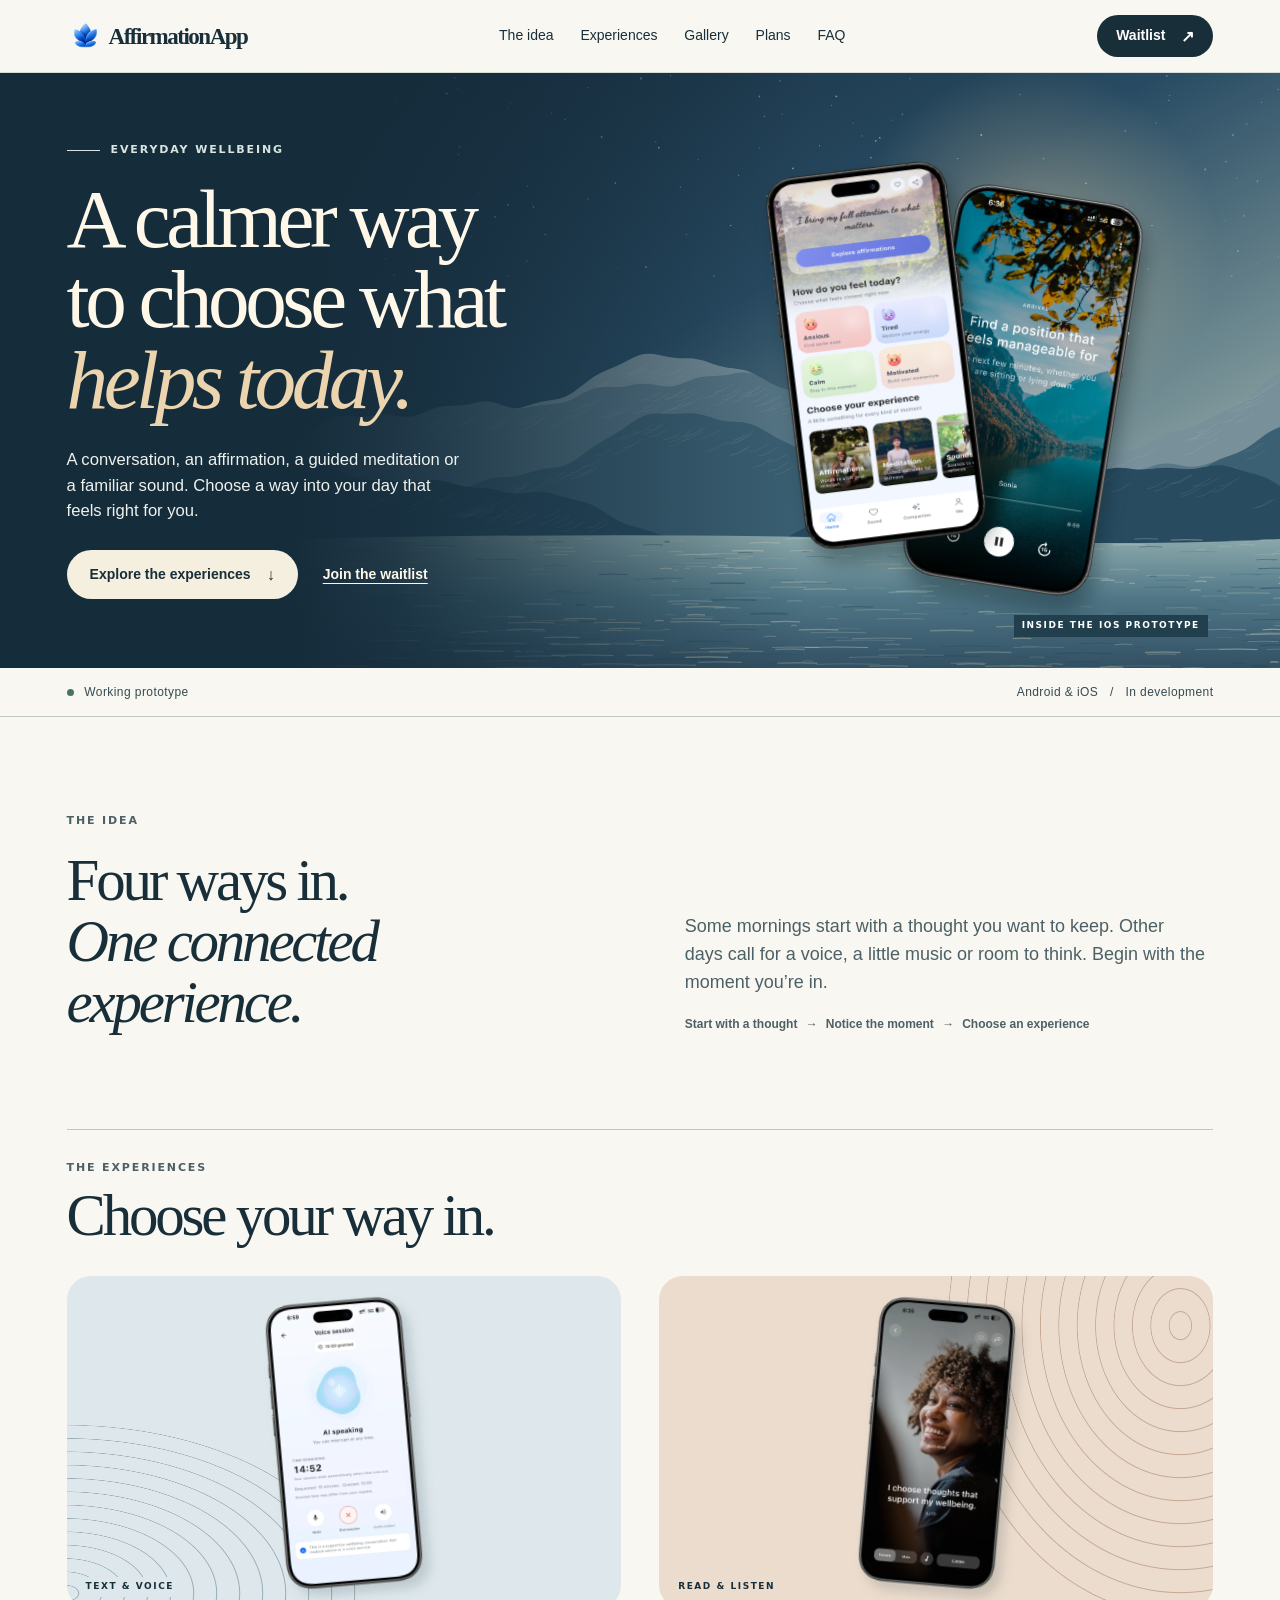
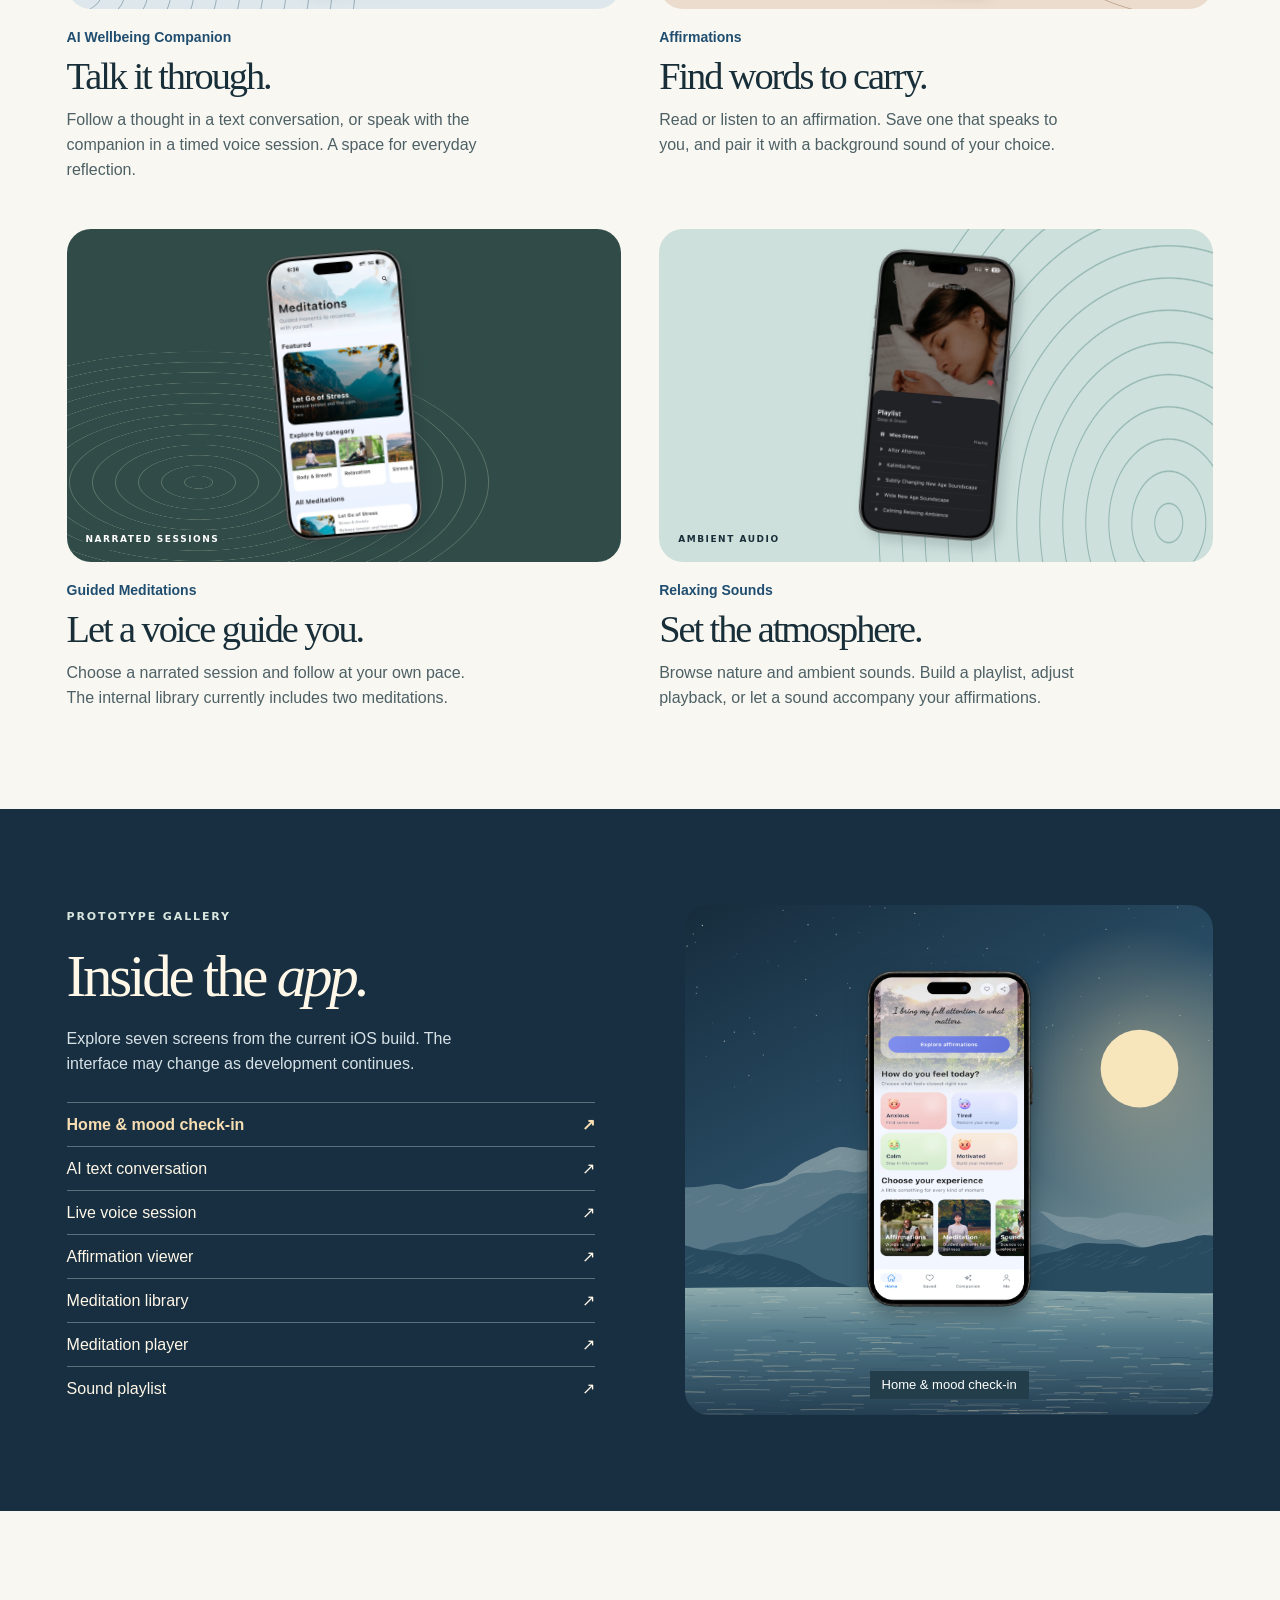
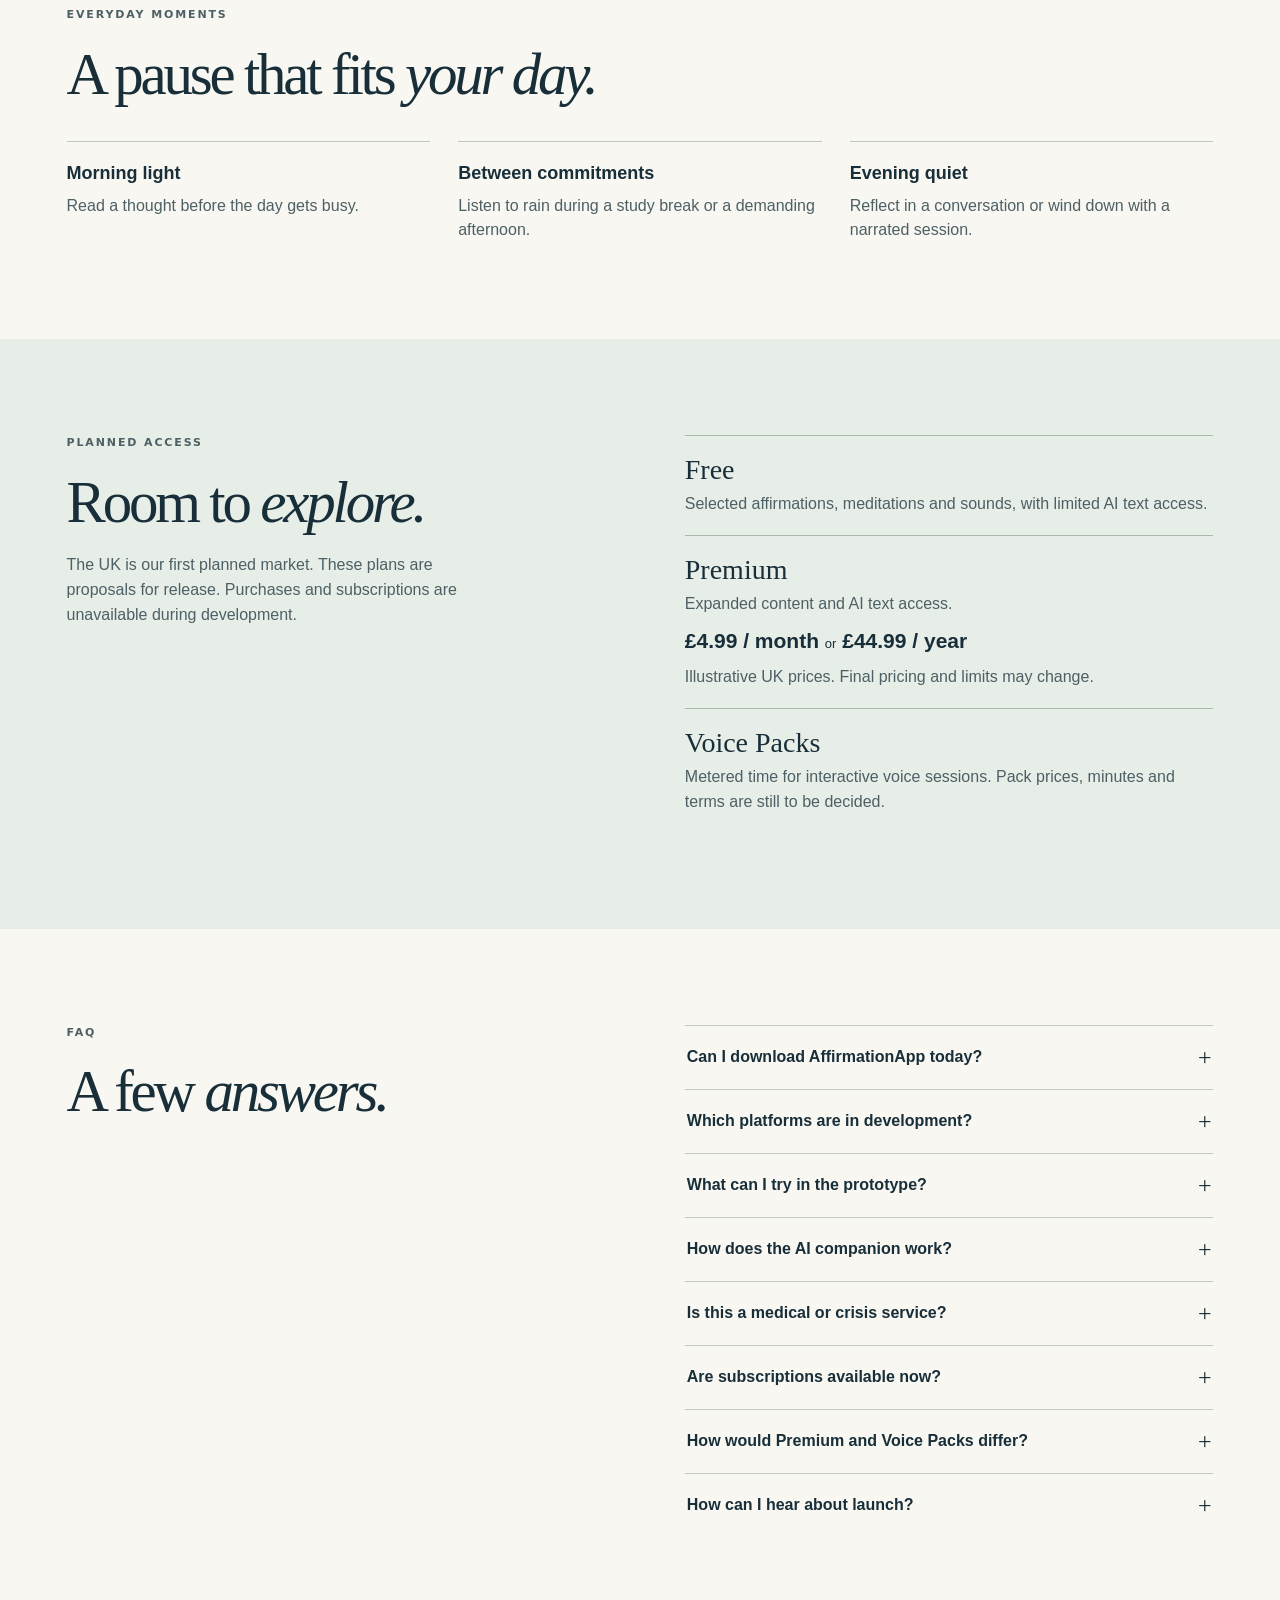
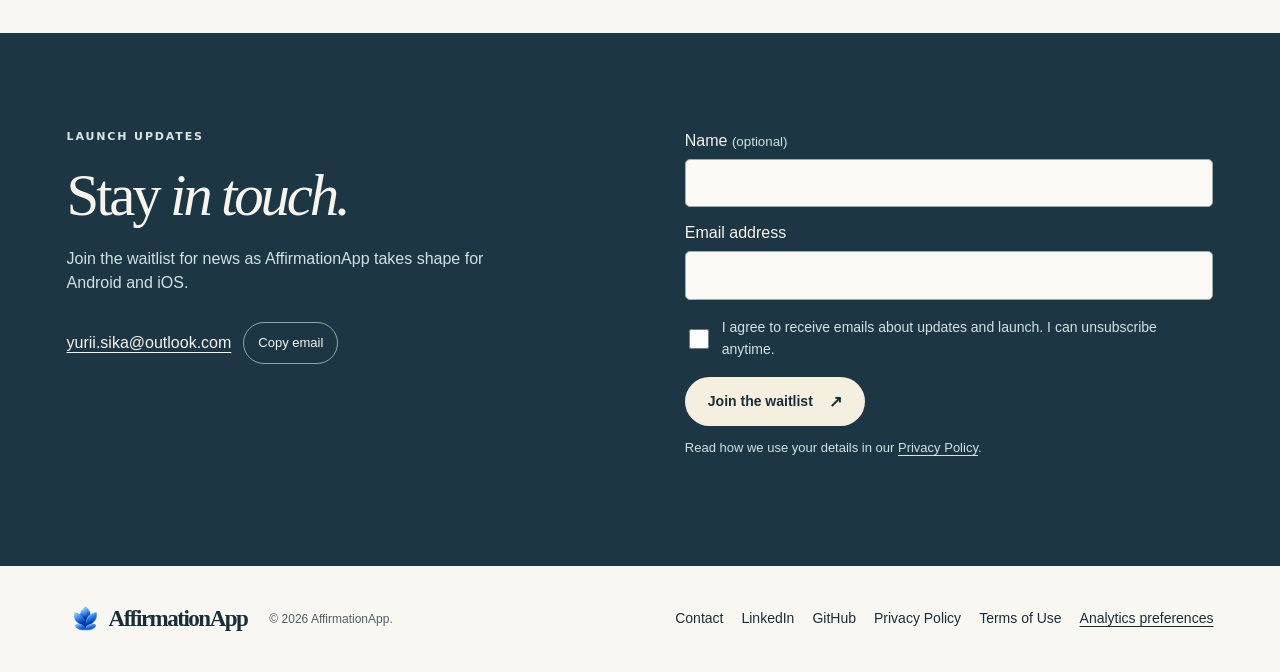
<file: affirmation-app/index.html>
<!doctype html>
<html lang="en">

<head>
  <meta charset="utf-8" />
  <meta name="viewport" content="width=device-width, initial-scale=1" />
  <title>AffirmationApp – Everyday Wellbeing, Four Ways to Begin</title>

  <link rel="stylesheet" href="privacy-controls.css">
  <script defer src="analytics-preferences.js"></script>

  <meta name="description"
    content="AffirmationApp is an in-development Android and iOS wellbeing app combining AI conversations, affirmations, guided meditations and relaxing sounds." />

  <link rel="canonical" href="https://yuriisika.com/affirmation-app/" />

  <link rel="stylesheet" href="landing.css">
  <script defer src="landing.js"></script>

  <!-- Open Graph -->
  <meta property="og:type" content="website" />
  <meta property="og:url" content="https://yuriisika.com/affirmation-app/" />
  <meta property="og:title" content="AffirmationApp – Everyday Wellbeing, Four Ways to Begin" />
  <meta property="og:description"
    content="AffirmationApp is an in-development Android and iOS wellbeing app combining AI conversations, affirmations, guided meditations and relaxing sounds." />
  <meta property="og:image" content="https://yuriisika.com/affirmation-app/logo-current-small.png" />
  <meta property="og:image:width" content="240" />
  <meta property="og:image:height" content="233" />

  <!-- Twitter -->
  <meta name="twitter:card" content="summary" />
  <meta name="twitter:title" content="AffirmationApp – Everyday Wellbeing, Four Ways to Begin" />
  <meta name="twitter:description"
    content="AffirmationApp is an in-development Android and iOS wellbeing app combining AI conversations, affirmations, guided meditations and relaxing sounds." />
  <meta name="twitter:image" content="https://yuriisika.com/affirmation-app/logo-current-small.png" />

  <link rel="icon" type="image/png" href="logo-current-small.png">
  <link rel="apple-touch-icon" href="logo-current-small.png">
  <meta name="theme-color" content="#f8f7f1">
</head>
<body>
<a class="skip" href="#main">Skip to content</a>
<header><nav class="wrap nav" aria-label="Main navigation">
  <a class="brand" href="#hero"><img src="logo-current-small.png" width="40" height="39" alt="">AffirmationApp</a>
  <div class="navlinks"><a href="#about">The idea</a>
<a href="#experiences">Experiences</a>
<a href="#screenshots">Gallery</a>
<a href="#premium">Plans</a>
<a href="#faq">FAQ</a></div>
  <a class="pill small" href="#contact" aria-label="Join the waitlist">Waitlist <span aria-hidden="true">↗</span></a>
  <button id="menuBtn" type="button" aria-expanded="false" aria-controls="mobileMenu" aria-label="Navigation menu"><span></span><span></span></button>
  <div id="mobileMenu" hidden><a href="#about">The idea</a>
<a href="#experiences">Experiences</a>
<a href="#screenshots">Gallery</a>
<a href="#premium">Plans</a>
<a href="#faq">FAQ</a><a href="#contact">Contact</a></div>
</nav></header>
<main id="main">
<section id="hero">
  <div class="landscape" aria-hidden="true"></div>
  <div class="wrap hero-grid">
    <div class="hero-copy">
      <p class="eyebrow light"><span class="rule"></span> Everyday wellbeing</p>
      <h1>A calmer way <br>to choose what<br><em>helps today.</em></h1>
      <p class="intro">A conversation, an affirmation, a guided meditation or a familiar sound. Choose a way into your day that feels right for you.</p>
      <div class="actions"><a class="pill cream" href="#experiences">Explore the experiences <span aria-hidden="true">↓</span></a><a class="line-link" href="#contact">Join the waitlist</a></div>
    </div>
    <figure class="hero-art">
      <img src="media/screen-meditation-player.webp" width="720" height="1472" alt="" class="rear" fetchpriority="high" decoding="async">
      <img src="media/screen-home.webp" width="720" height="1472" alt="Prototype home screen with daily affirmations and a mood check-in" class="front" fetchpriority="high" decoding="async">
      <figcaption>Inside the iOS prototype</figcaption>
    </figure>
  </div>
</section>
<div class="status-strip"><div class="wrap"><span><i></i> Working prototype</span><span>Android &amp; iOS <b> / </b> In development</span></div></div>
<section id="about" class="wrap space">
  <div class="split"><div><p class="eyebrow">The idea</p><h2>Four ways in.<br><em>One connected experience.</em></h2></div>
  <div class="aside"><p>Some mornings start with a thought you want to keep. Other days call for a voice, a little music or room to think. Begin with the moment you’re in.</p>
  <ol class="flow"><li>Start with a thought</li><li>Notice the moment</li><li>Choose an experience</li></ol></div></div>
</section>
<section id="experiences" class="wrap"><div class="section-head"><p class="eyebrow">The experiences</p><h2>Choose your way in.</h2></div>
<div class="chapters">
<article class="chapter voice">
  <div class="chapter-stage"><div class="etch" aria-hidden="true"></div><img src="media/screen-ai-voice.webp" width="720" height="1472" alt="Live voice session with time remaining and microphone controls" class="" loading="lazy" decoding="async"><span class="stage-label">Text &amp; voice</span></div>
  <div class="chapter-copy"><h3>AI Wellbeing Companion</h3><p class="chapter-lead">Talk it through.</p><p>Follow a thought in a text conversation, or speak with the companion in a timed voice session. A space for everyday reflection.</p></div>
</article>
<article class="chapter affirm">
  <div class="chapter-stage"><div class="etch" aria-hidden="true"></div><img src="media/screen-affirmations.webp" width="720" height="1472" alt="Affirmation viewer with reading, listening and favourite controls" class="" loading="lazy" decoding="async"><span class="stage-label">Read &amp; listen</span></div>
  <div class="chapter-copy"><h3>Affirmations</h3><p class="chapter-lead">Find words to carry.</p><p>Read or listen to an affirmation. Save one that speaks to you, and pair it with a background sound of your choice.</p></div>
</article>
<article class="chapter meditate">
  <div class="chapter-stage"><div class="etch" aria-hidden="true"></div><img src="media/screen-meditations.webp" width="720" height="1472" alt="Guided meditation library with session artwork" class="" loading="lazy" decoding="async"><span class="stage-label">Narrated sessions</span></div>
  <div class="chapter-copy"><h3>Guided Meditations</h3><p class="chapter-lead">Let a voice guide you.</p><p>Choose a narrated session and follow at your own pace. The internal library currently includes two meditations.</p></div>
</article>
<article class="chapter sound">
  <div class="chapter-stage"><div class="etch" aria-hidden="true"></div><img src="media/screen-sounds.webp" width="720" height="1472" alt="Nature sounds and ambient tracks in the audio player" class="" loading="lazy" decoding="async"><span class="stage-label">Ambient audio</span></div>
  <div class="chapter-copy"><h3>Relaxing Sounds</h3><p class="chapter-lead">Set the atmosphere.</p><p>Browse nature and ambient sounds. Build a playlist, adjust playback, or let a sound accompany your affirmations.</p></div>
</article>
</div></section>
<section id="screenshots" class="gallery space"><div class="wrap gallery-grid"><div>
  <p class="eyebrow light">Prototype gallery</p><h2>Inside the <em>app.</em></h2>
  <p class="gallery-note">Explore seven screens from the current iOS build. The interface may change as development continues.</p>
  <ul class="screen-list" aria-label="Choose a prototype screen">
    <li><a data-screen data-alt="Daily affirmation, mood choices and experience shortcuts" href="media/screen-home.webp" aria-current="true">Home &amp; mood check-in<span aria-hidden="true">↗</span></a></li>
    <li><a data-screen data-alt="Chat history and message field" href="media/screen-ai-chat.webp">AI text conversation<span aria-hidden="true">↗</span></a></li>
    <li><a data-screen data-alt="Voice session timer and call controls" href="media/screen-ai-voice.webp">Live voice session<span aria-hidden="true">↗</span></a></li>
    <li><a data-screen data-alt="Affirmation with listen and save actions" href="media/screen-affirmations.webp">Affirmation viewer<span aria-hidden="true">↗</span></a></li>
    <li><a data-screen data-alt="Meditation categories and featured sessions" href="media/screen-meditations.webp">Meditation library<span aria-hidden="true">↗</span></a></li>
    <li><a data-screen data-alt="Narrated session and playback controls" href="media/screen-meditation-player.webp">Meditation player<span aria-hidden="true">↗</span></a></li>
    <li><a data-screen data-alt="Ambient sound tracks and player controls" href="media/screen-sounds.webp">Sound playlist<span aria-hidden="true">↗</span></a></li>
  </ul></div>
  <figure class="viewer"><img src="media/screen-home.webp" width="720" height="1472" alt="Daily affirmation, mood choices and experience shortcuts" class="" loading="lazy" decoding="async"><figcaption aria-live="polite">Home &amp; mood check-in</figcaption></figure></div></section>
<section id="features" class="wrap moments space"><p class="eyebrow">Everyday moments</p><h2>A pause that fits <em>your day.</em></h2>
<div class="moment-list"><p><strong>Morning light</strong>Read a thought before the day gets busy.</p><p><strong>Between commitments</strong>Listen to rain during a study break or a demanding afternoon.</p><p><strong>Evening quiet</strong>Reflect in a conversation or wind down with a narrated session.</p></div></section>
<section id="premium" class="plans"><div class="wrap space split"><div><p class="eyebrow">Planned access</p><h2>Room to <em>explore.</em></h2><p class="measure">The UK is our first planned market. These plans are proposals for release. Purchases and subscriptions are unavailable during development.</p></div>
<dl class="plan-list"><div><dt>Free</dt><dd>Selected affirmations, meditations and sounds, with limited AI text access.</dd></div>
<div><dt>Premium</dt><dd>Expanded content and AI text access.<strong>£4.99 / month <small>or</small> £44.99 / year</strong>Illustrative UK prices. Final pricing and limits may change.</dd></div>
<div><dt>Voice Packs</dt><dd>Metered time for interactive voice sessions. Pack prices, minutes and terms are still to be decided.</dd></div></dl></div></section>
<section id="faq" class="wrap space split"><div><p class="eyebrow">FAQ</p><h2>A few <em>answers.</em></h2></div><div class="questions">
  <details name="questions"><summary>Can I download AffirmationApp today?</summary><p id="faq-panel-1">AffirmationApp is an internal working prototype. A public release date has yet to be announced.</p></details>
  <details name="questions"><summary>Which platforms are in development?</summary><p id="faq-panel-2">Android and iOS share a Kotlin Multiplatform and Compose Multiplatform foundation, with Supabase supporting the backend.</p></details>
  <details name="questions"><summary>What can I try in the prototype?</summary><p id="faq-panel-3">The internal build includes a mood check-in, AI conversations, affirmations you can read or listen to, narrated meditations and sound playlists.</p></details>
  <details name="questions"><summary>How does the AI companion work?</summary><p id="faq-panel-4">It offers text conversations and timed interactive voice sessions for adults who want to reflect on everyday thoughts.</p></details>
  <details name="questions"><summary>Is this a medical or crisis service?</summary><p id="faq-panel-5">AffirmationApp is for self-guided everyday wellbeing. It does not provide diagnosis, therapy, medical treatment or emergency crisis support.</p></details>
  <details name="questions"><summary>Are subscriptions available now?</summary><p id="faq-panel-6">There is no live subscription or checkout. The prices shown here illustrate the proposed UK launch model.</p></details>
  <details name="questions"><summary>How would Premium and Voice Packs differ?</summary><p id="faq-panel-7">Premium would expand content and AI text access. Separate Voice Packs would provide metered interactive voice time. Allowances and terms remain undecided.</p></details>
  <details name="questions"><summary>How can I hear about launch?</summary><p id="faq-panel-8">Join the waitlist below with your email address and consent to receive updates.</p></details>
</div></section>
<section id="contact" class="contact"><div class="wrap space split"><div>
<p class="eyebrow light">Launch updates</p><h2>Stay <em>in touch.</em></h2><p class="measure">Join the waitlist for news as AffirmationApp takes shape for Android and iOS.</p>
<div class="contact-details"><a id="supportEmail" href="mailto:yurii.sika@outlook.com">yurii.sika@outlook.com</a>
<button type="button" id="copyEmailBtn">Copy email</button></div><span id="toast" role="status"></span></div>
<form id="waitlistForm" action="https://formspree.io/f/xjgeqord" method="POST">
  <input type="text" name="_gotcha" hidden tabindex="-1" autocomplete="off">
  <input type="hidden" name="_subject" value="New AffirmationApp waitlist signup">
  <input type="hidden" name="source" value="landing">
  <input type="hidden" id="wl_page" name="page"><input type="hidden" id="wl_ua" name="userAgent">
  <label for="wl_name">Name <small>(optional)</small></label><input id="wl_name" type="text" name="name" autocomplete="name">
  <label for="wl_email">Email address</label><input id="wl_email" type="email" name="email" autocomplete="email" required aria-describedby="wl_email_error">
  <p id="wl_email_error" class="error" hidden>Enter a valid email address.</p>
  <label class="consent"><input id="wl_consent" type="checkbox" name="consent" required aria-describedby="wl_consent_error"><span>I agree to receive emails about updates and launch. I can unsubscribe anytime.</span></label>
  <p id="wl_consent_error" class="error" hidden>Consent is required to join.</p>
  <button type="submit" id="waitlistSubmit" class="pill cream">Join the waitlist <span aria-hidden="true">↗</span></button>
  <p class="fine">Read how we use your details in our <a href="privacy.html">Privacy Policy</a>.</p>
  <p id="wl_status" role="status"></p><p id="wl_error" role="alert"></p>
</form></div></section></main>
<footer class="wrap"><a class="brand" href="#hero"><img src="logo-current-small.png" width="40" height="39" alt="">AffirmationApp</a><p>© 2026 AffirmationApp.</p>
<nav aria-label="Footer"><a href="#contact">Contact</a><a href="https://www.linkedin.com/in/yurii-sika-ld-in/" target="_blank" rel="noopener">LinkedIn</a><a href="https://github.com/yurasika25" target="_blank" rel="noopener">GitHub</a><a href="privacy.html">Privacy Policy</a><a href="terms.html">Terms of Use</a><button id="analytics-settings" class="privacy-settings" data-analytics-open hidden type="button">Analytics preferences</button></nav></footer>
<dialog id="analytics-dialog" aria-labelledby="analytics-title" aria-describedby="analytics-purpose">
  <h2 id="analytics-title">Analytics preferences</h2>
  <p id="analytics-purpose">Allow Google Analytics to use cookies to measure visits and interactions on these pages? Google receives browser and page information. You can use the site and join the waitlist either way.</p>
  <p data-state role="status">Optional analytics are off.</p>
  <p><a href="privacy.html#analytics">About analytics and cookies</a></p>
  <div class="analytics-actions"><button type="button" data-choice="accept">Accept analytics</button><button type="button" data-choice="reject">Reject analytics</button></div>
  <form method="dialog"><button class="privacy-settings">Close</button></form>
</dialog>
</body>
</html>
</file>
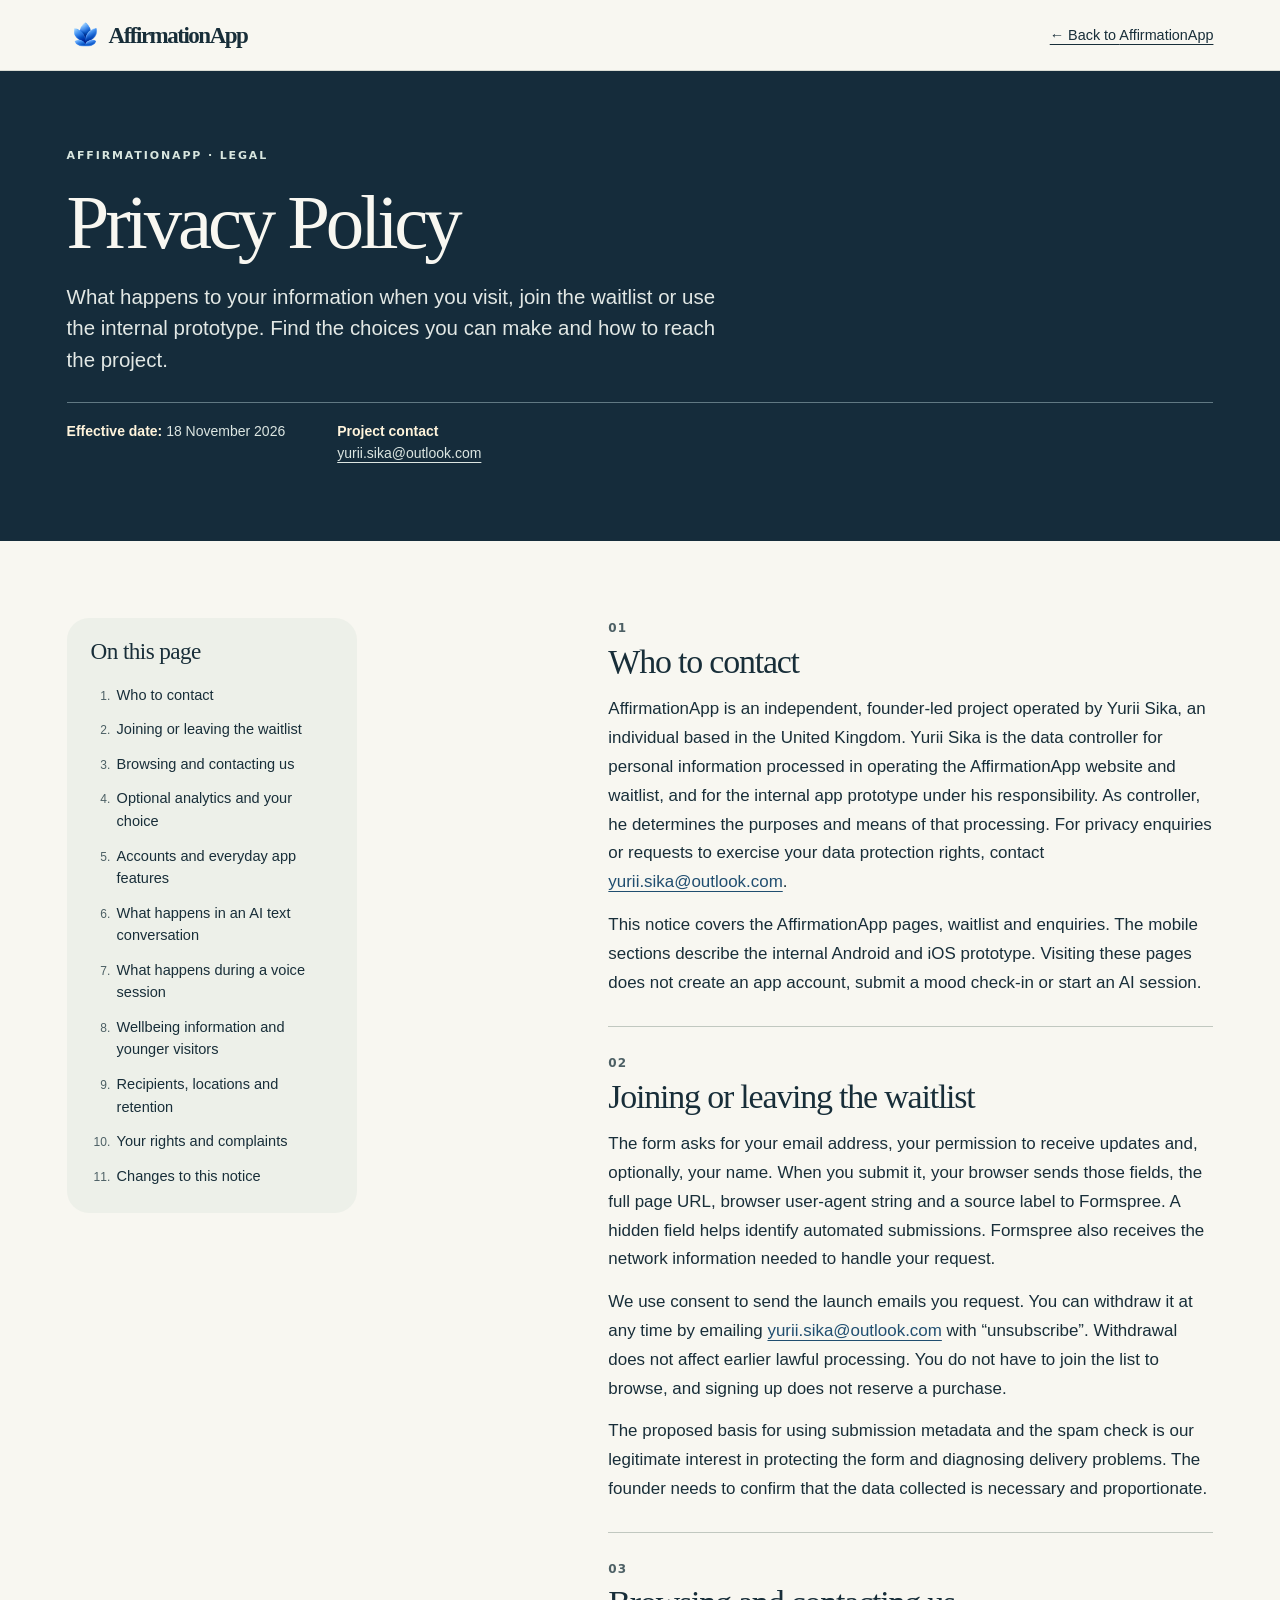
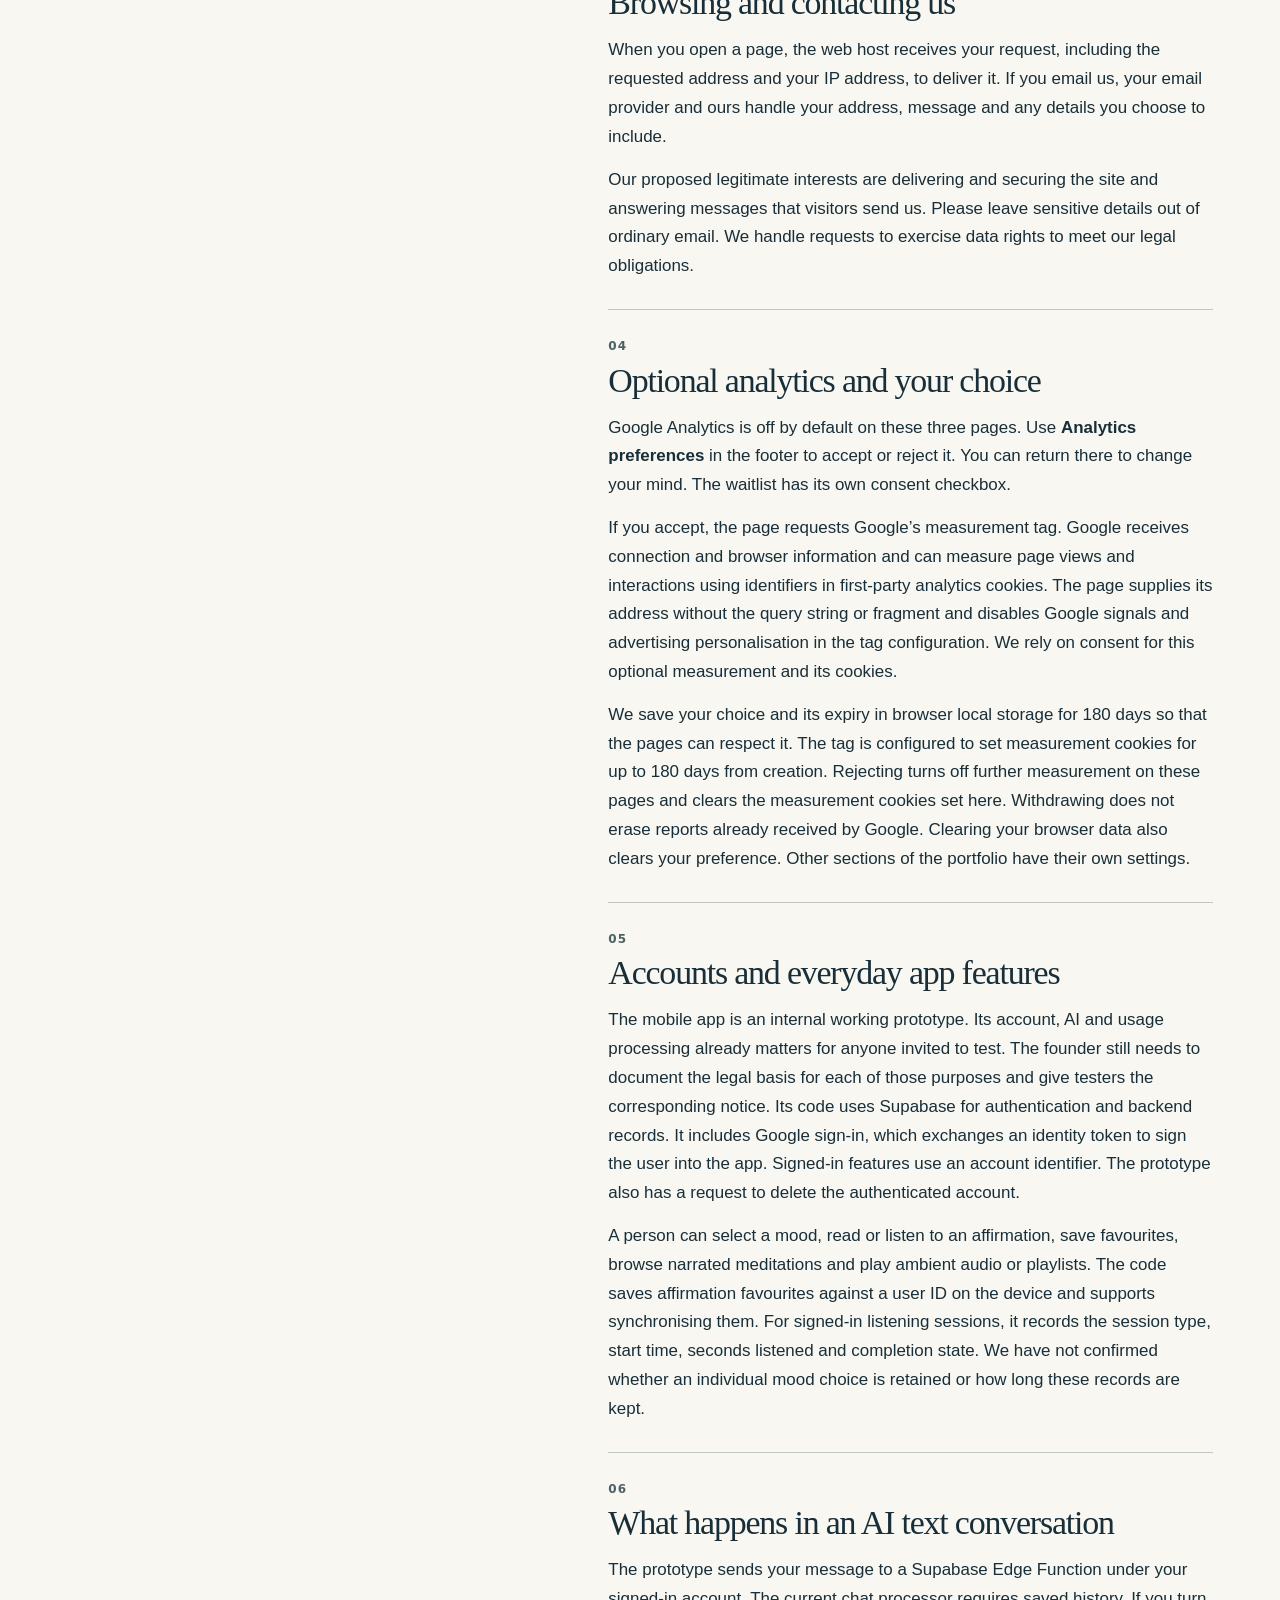
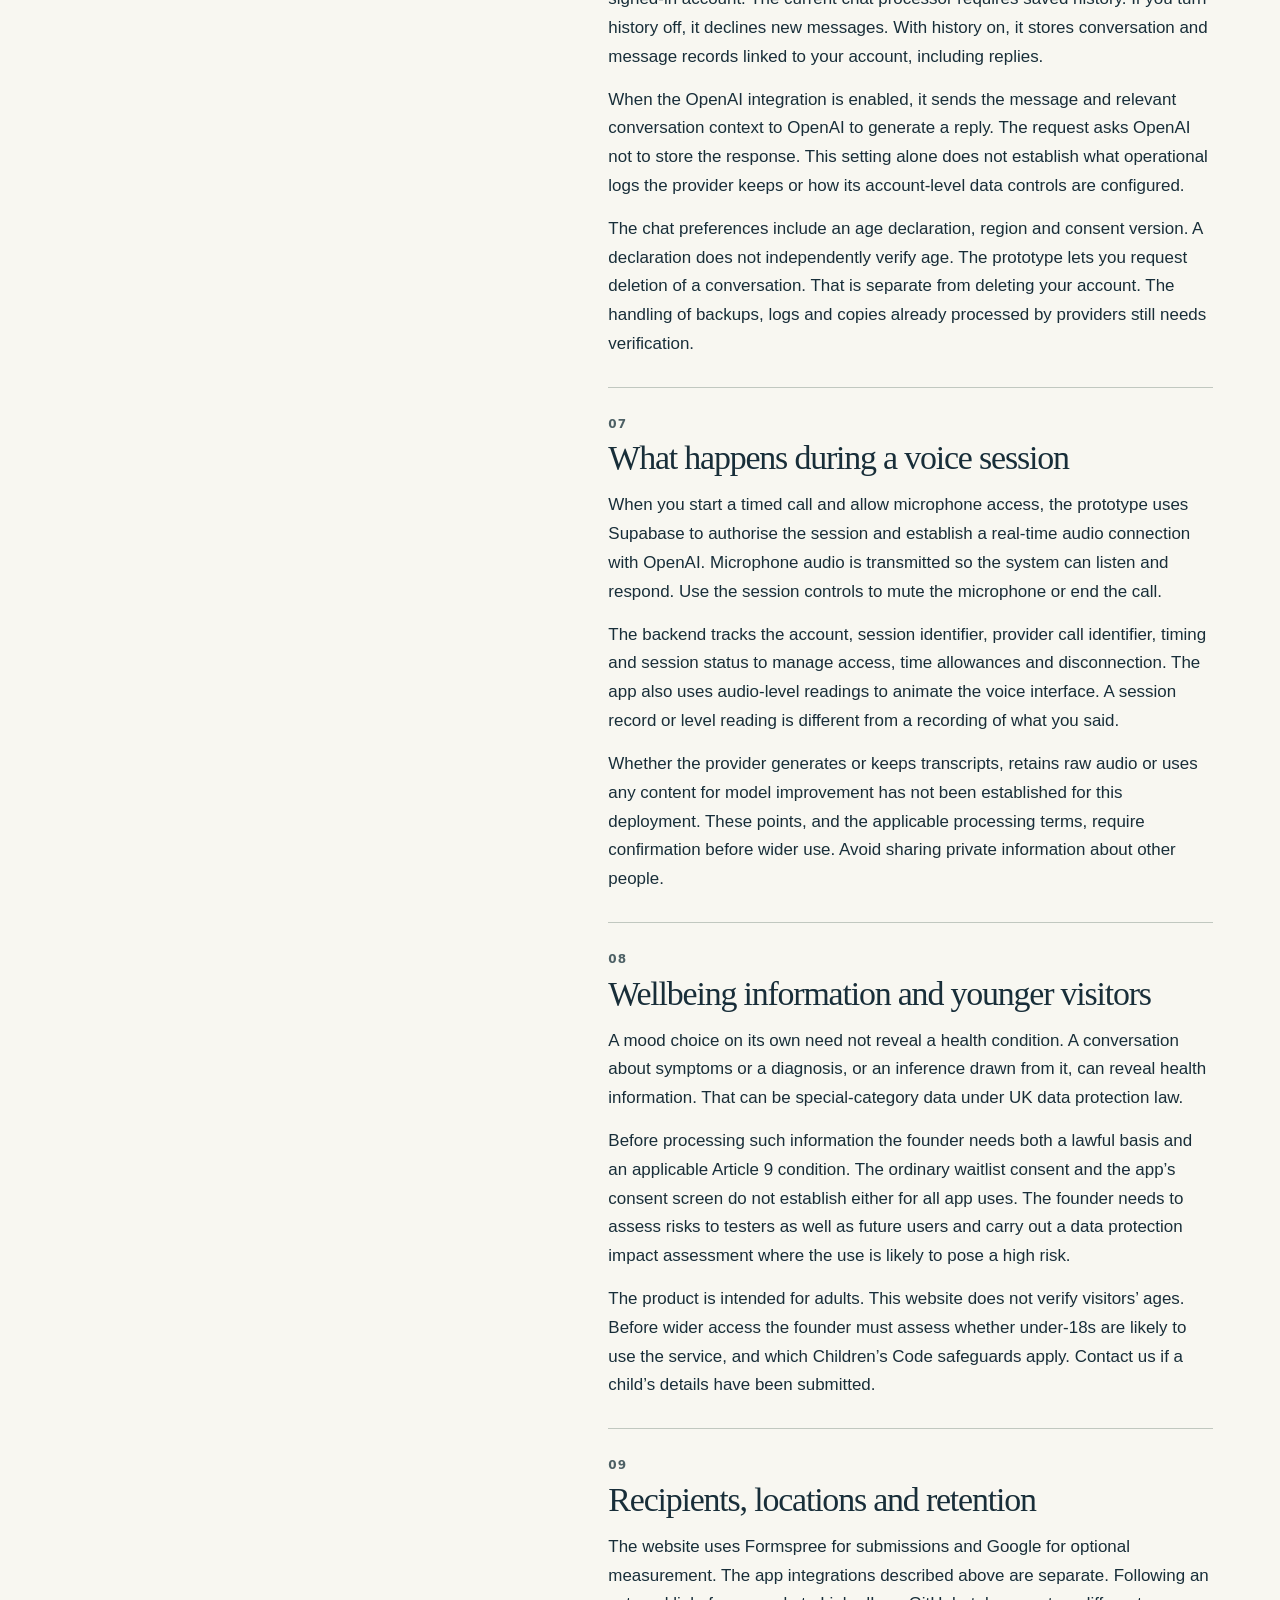
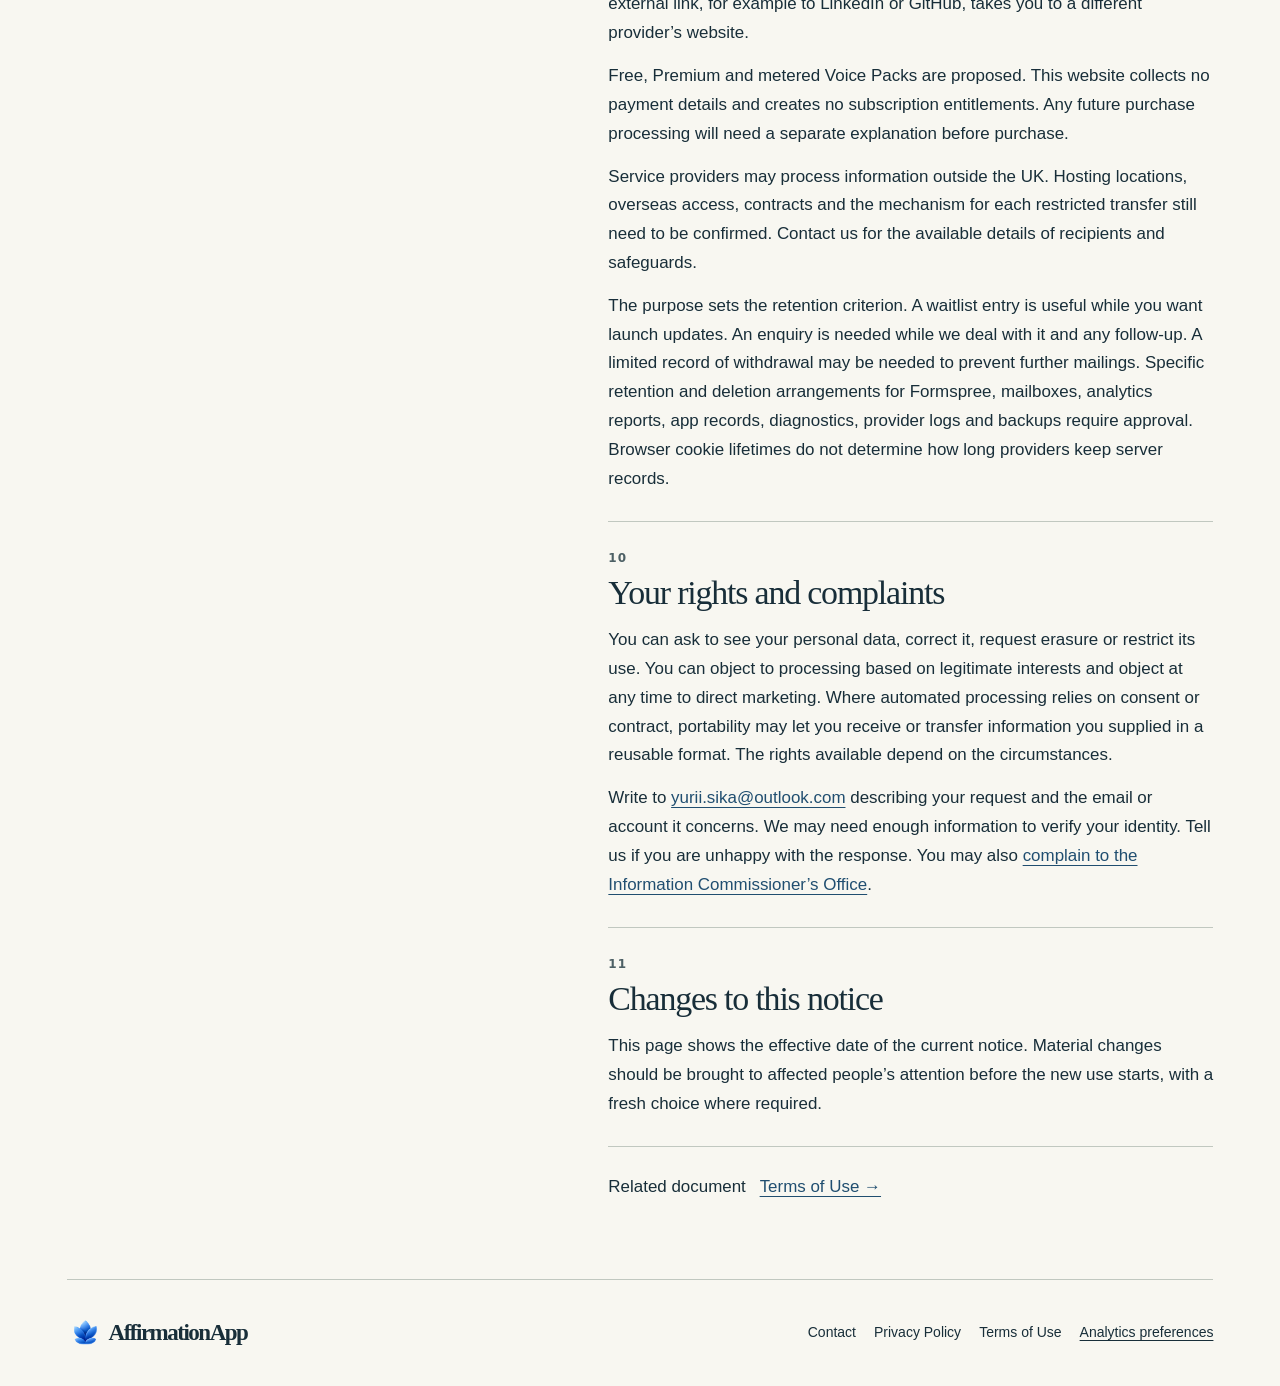
<file: affirmation-app/privacy.html>
<!doctype html>
<html lang="en-GB">
<head>
  <meta charset="utf-8">
  <meta name="viewport" content="width=device-width, initial-scale=1">
  <meta name="robots" content="noindex">
  <title>Privacy Policy — AffirmationApp</title>
  <meta name="description" content="What happens to your information when you visit, join the waitlist or use the internal prototype. Find the choices you can make and how to reach the project.">
  <link rel="icon" href="logo-current-small.png">
  <link rel="canonical" href="https://yuriisika.com/affirmation-app/privacy.html">
  <link rel="stylesheet" href="landing.css">
  <link rel="stylesheet" href="legal.css">
  <link rel="stylesheet" href="privacy-controls.css">
  <script defer src="analytics-preferences.js"></script>
</head>
<body class="legal">
<a class="skip" href="#main">Skip to document</a>
<header><nav class="wrap legal-nav" aria-label="Main navigation"><a class="brand" href="./"><img src="logo-current-small.png" width="37" height="36" alt="">AffirmationApp</a><a href="./" aria-label="Back to AffirmationApp">← Back to <span class="full-name">AffirmationApp</span><span class="short-name">app</span></a></nav></header>
<main id="main" tabindex="-1">
<div class="legal-hero"><div class="wrap"><p class="eyebrow light">AffirmationApp · Legal</p><h1>Privacy Policy</h1><p class="summary">What happens to your information when you visit, join the waitlist or use the internal prototype. Find the choices you can make and how to reach the project.</p><div class="document-meta"><p><strong>Effective date:</strong> <time datetime="2026-11-18">18 November 2026</time></p><p><strong>Project contact</strong><br><a href="mailto:yurii.sika@outlook.com">yurii.sika@outlook.com</a></p></div></div></div>
<div class="wrap reading">
<nav class="contents" aria-label="Document contents"><h2>On this page</h2><ol><li><a href="#scope">Who to contact</a></li>
<li><a href="#waitlist">Joining or leaving the waitlist</a></li>
<li><a href="#enquiries">Browsing and contacting us</a></li>
<li><a href="#analytics">Optional analytics and your choice</a></li>
<li><a href="#prototype">Accounts and everyday app features</a></li>
<li><a href="#text-chat">What happens in an AI text conversation</a></li>
<li><a href="#voice">What happens during a voice session</a></li>
<li><a href="#sensitive">Wellbeing information and younger visitors</a></li>
<li><a href="#providers">Recipients, locations and retention</a></li>
<li><a href="#rights">Your rights and complaints</a></li>
<li><a href="#changes">Changes to this notice</a></li></ol></nav>
<div class="document"><section aria-labelledby="scope"><h2 id="scope" tabindex="-1"><span>01</span> Who to contact</h2>
<p>AffirmationApp is an independent, founder-led project operated by Yurii Sika, an individual based in the United Kingdom. Yurii Sika is the data controller for personal information processed in operating the AffirmationApp website and waitlist, and for the internal app prototype under his responsibility. As controller, he determines the purposes and means of that processing. For privacy enquiries or requests to exercise your data protection rights, contact <a href="mailto:yurii.sika@outlook.com">yurii.sika@outlook.com</a>.</p>
<p>This notice covers the AffirmationApp pages, waitlist and enquiries. The mobile sections describe the internal Android and iOS prototype. Visiting these pages does not create an app account, submit a mood check-in or start an AI session.</p>
</section>
<section aria-labelledby="waitlist"><h2 id="waitlist" tabindex="-1"><span>02</span> Joining or leaving the waitlist</h2>
<p>The form asks for your email address, your permission to receive updates and, optionally, your name. When you submit it, your browser sends those fields, the full page URL, browser user-agent string and a source label to Formspree. A hidden field helps identify automated submissions. Formspree also receives the network information needed to handle your request.</p>
<p>We use consent to send the launch emails you request. You can withdraw it at any time by emailing <a href="mailto:yurii.sika@outlook.com">yurii.sika@outlook.com</a> with “unsubscribe”. Withdrawal does not affect earlier lawful processing. You do not have to join the list to browse, and signing up does not reserve a purchase.</p>
<p>The proposed basis for using submission metadata and the spam check is our legitimate interest in protecting the form and diagnosing delivery problems. The founder needs to confirm that the data collected is necessary and proportionate.</p>
</section>
<section aria-labelledby="enquiries"><h2 id="enquiries" tabindex="-1"><span>03</span> Browsing and contacting us</h2>
<p>When you open a page, the web host receives your request, including the requested address and your IP address, to deliver it. If you email us, your email provider and ours handle your address, message and any details you choose to include.</p>
<p>Our proposed legitimate interests are delivering and securing the site and answering messages that visitors send us. Please leave sensitive details out of ordinary email. We handle requests to exercise data rights to meet our legal obligations.</p>
</section>
<section aria-labelledby="analytics"><h2 id="analytics" tabindex="-1"><span>04</span> Optional analytics and your choice</h2>
<p>Google Analytics is off by default on these three pages. Use <strong>Analytics preferences</strong> in the footer to accept or reject it. You can return there to change your mind. The waitlist has its own consent checkbox.</p>
<p>If you accept, the page requests Google’s measurement tag. Google receives connection and browser information and can measure page views and interactions using identifiers in first-party analytics cookies. The page supplies its address without the query string or fragment and disables Google signals and advertising personalisation in the tag configuration. We rely on consent for this optional measurement and its cookies.</p>
<p>We save your choice and its expiry in browser local storage for 180 days so that the pages can respect it. The tag is configured to set measurement cookies for up to 180 days from creation. Rejecting turns off further measurement on these pages and clears the measurement cookies set here. Withdrawing does not erase reports already received by Google. Clearing your browser data also clears your preference. Other sections of the portfolio have their own settings.</p>
</section>
<section aria-labelledby="prototype"><h2 id="prototype" tabindex="-1"><span>05</span> Accounts and everyday app features</h2>
<p>The mobile app is an internal working prototype. Its account, AI and usage processing already matters for anyone invited to test. The founder still needs to document the legal basis for each of those purposes and give testers the corresponding notice. Its code uses Supabase for authentication and backend records. It includes Google sign-in, which exchanges an identity token to sign the user into the app. Signed-in features use an account identifier. The prototype also has a request to delete the authenticated account.</p>
<p>A person can select a mood, read or listen to an affirmation, save favourites, browse narrated meditations and play ambient audio or playlists. The code saves affirmation favourites against a user ID on the device and supports synchronising them. For signed-in listening sessions, it records the session type, start time, seconds listened and completion state. We have not confirmed whether an individual mood choice is retained or how long these records are kept.</p>
</section>
<section aria-labelledby="text-chat"><h2 id="text-chat" tabindex="-1"><span>06</span> What happens in an AI text conversation</h2>
<p>The prototype sends your message to a Supabase Edge Function under your signed-in account. The current chat processor requires saved history. If you turn history off, it declines new messages. With history on, it stores conversation and message records linked to your account, including replies.</p>
<p>When the OpenAI integration is enabled, it sends the message and relevant conversation context to OpenAI to generate a reply. The request asks OpenAI not to store the response. This setting alone does not establish what operational logs the provider keeps or how its account-level data controls are configured.</p>
<p>The chat preferences include an age declaration, region and consent version. A declaration does not independently verify age. The prototype lets you request deletion of a conversation. That is separate from deleting your account. The handling of backups, logs and copies already processed by providers still needs verification.</p>
</section>
<section aria-labelledby="voice"><h2 id="voice" tabindex="-1"><span>07</span> What happens during a voice session</h2>
<p>When you start a timed call and allow microphone access, the prototype uses Supabase to authorise the session and establish a real-time audio connection with OpenAI. Microphone audio is transmitted so the system can listen and respond. Use the session controls to mute the microphone or end the call.</p>
<p>The backend tracks the account, session identifier, provider call identifier, timing and session status to manage access, time allowances and disconnection. The app also uses audio-level readings to animate the voice interface. A session record or level reading is different from a recording of what you said.</p>
<p>Whether the provider generates or keeps transcripts, retains raw audio or uses any content for model improvement has not been established for this deployment. These points, and the applicable processing terms, require confirmation before wider use. Avoid sharing private information about other people.</p>
</section>
<section aria-labelledby="sensitive"><h2 id="sensitive" tabindex="-1"><span>08</span> Wellbeing information and younger visitors</h2>
<p>A mood choice on its own need not reveal a health condition. A conversation about symptoms or a diagnosis, or an inference drawn from it, can reveal health information. That can be special-category data under UK data protection law.</p>
<p>Before processing such information the founder needs both a lawful basis and an applicable Article 9 condition. The ordinary waitlist consent and the app’s consent screen do not establish either for all app uses. The founder needs to assess risks to testers as well as future users and carry out a data protection impact assessment where the use is likely to pose a high risk.</p>
<p>The product is intended for adults. This website does not verify visitors’ ages. Before wider access the founder must assess whether under-18s are likely to use the service, and which Children’s Code safeguards apply. Contact us if a child’s details have been submitted.</p>
</section>
<section aria-labelledby="providers"><h2 id="providers" tabindex="-1"><span>09</span> Recipients, locations and retention</h2>
<p>The website uses Formspree for submissions and Google for optional measurement. The app integrations described above are separate. Following an external link, for example to LinkedIn or GitHub, takes you to a different provider’s website.</p>
<p>Free, Premium and metered Voice Packs are proposed. This website collects no payment details and creates no subscription entitlements. Any future purchase processing will need a separate explanation before purchase.</p>
<p>Service providers may process information outside the UK. Hosting locations, overseas access, contracts and the mechanism for each restricted transfer still need to be confirmed. Contact us for the available details of recipients and safeguards.</p>
<p>The purpose sets the retention criterion. A waitlist entry is useful while you want launch updates. An enquiry is needed while we deal with it and any follow-up. A limited record of withdrawal may be needed to prevent further mailings. Specific retention and deletion arrangements for Formspree, mailboxes, analytics reports, app records, diagnostics, provider logs and backups require approval. Browser cookie lifetimes do not determine how long providers keep server records.</p>
</section>
<section aria-labelledby="rights"><h2 id="rights" tabindex="-1"><span>10</span> Your rights and complaints</h2>
<p>You can ask to see your personal data, correct it, request erasure or restrict its use. You can object to processing based on legitimate interests and object at any time to direct marketing. Where automated processing relies on consent or contract, portability may let you receive or transfer information you supplied in a reusable format. The rights available depend on the circumstances.</p>
<p>Write to <a href="mailto:yurii.sika@outlook.com">yurii.sika@outlook.com</a> describing your request and the email or account it concerns. We may need enough information to verify your identity. Tell us if you are unhappy with the response. You may also <a href="https://ico.org.uk/make-a-complaint/">complain to the Information Commissioner’s Office</a>.</p>
</section>
<section aria-labelledby="changes"><h2 id="changes" tabindex="-1"><span>11</span> Changes to this notice</h2>
<p>This page shows the effective date of the current notice. Material changes should be brought to affected people’s attention before the new use starts, with a fresh choice where required.</p>
</section><p class="related">Related document &nbsp; <a href="terms.html">Terms of Use →</a></p></div>
</div></main>
<footer class="wrap"><a class="brand" href="./"><img src="logo-current-small.png" width="37" height="36" alt="">AffirmationApp</a><nav aria-label="Footer"><a href="./#contact">Contact</a><a href="privacy.html">Privacy Policy</a><a href="terms.html">Terms of Use</a><button id="analytics-settings" class="privacy-settings" data-analytics-open hidden type="button">Analytics preferences</button></nav></footer>
<dialog id="analytics-dialog" aria-labelledby="analytics-title" aria-describedby="analytics-purpose">
  <h2 id="analytics-title">Analytics preferences</h2>
  <p id="analytics-purpose">Allow Google Analytics to use cookies to measure visits and interactions on these pages? Google receives browser and page information. You can use the site and join the waitlist either way.</p>
  <p data-state role="status">Optional analytics are off.</p>
  <p><a href="privacy.html#analytics">About analytics and cookies</a></p>
  <div class="analytics-actions"><button type="button" data-choice="accept">Accept analytics</button><button type="button" data-choice="reject">Reject analytics</button></div>
  <form method="dialog"><button class="privacy-settings">Close</button></form>
</dialog>
</body></html>
</file>
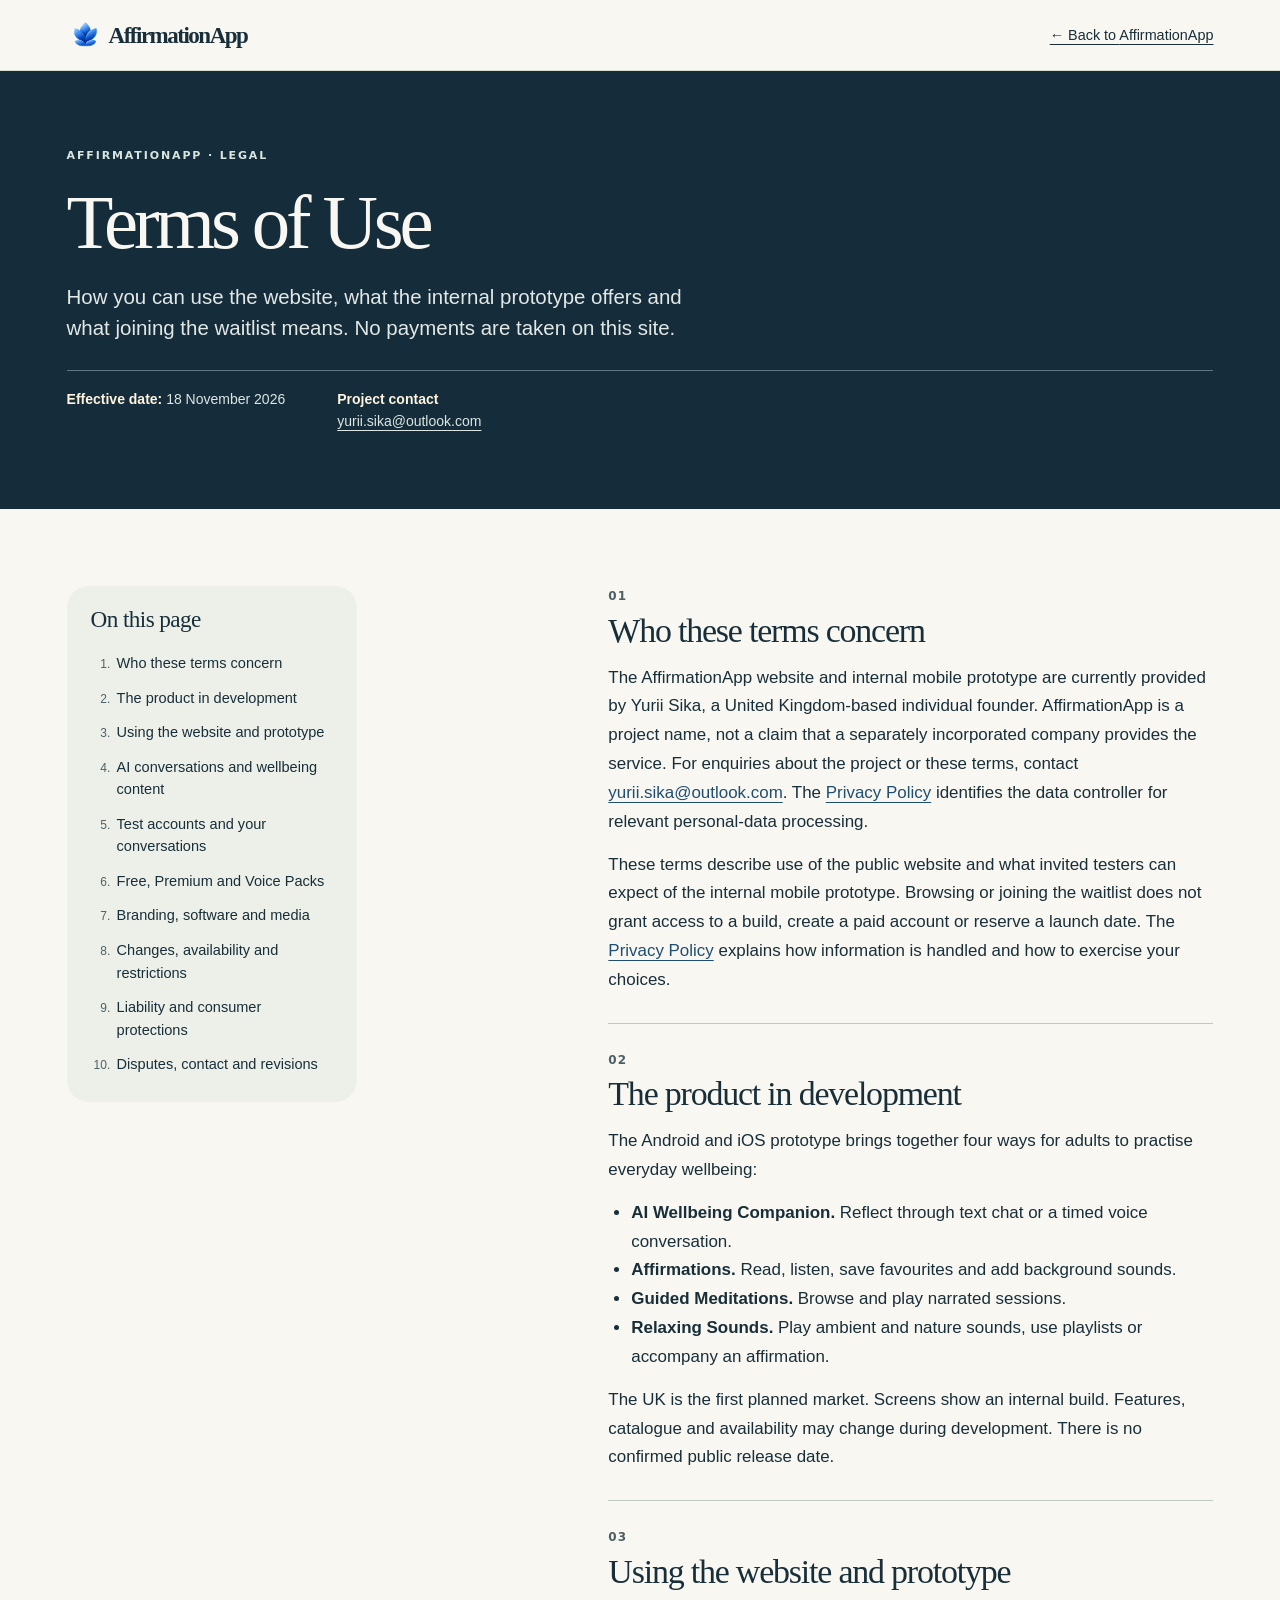
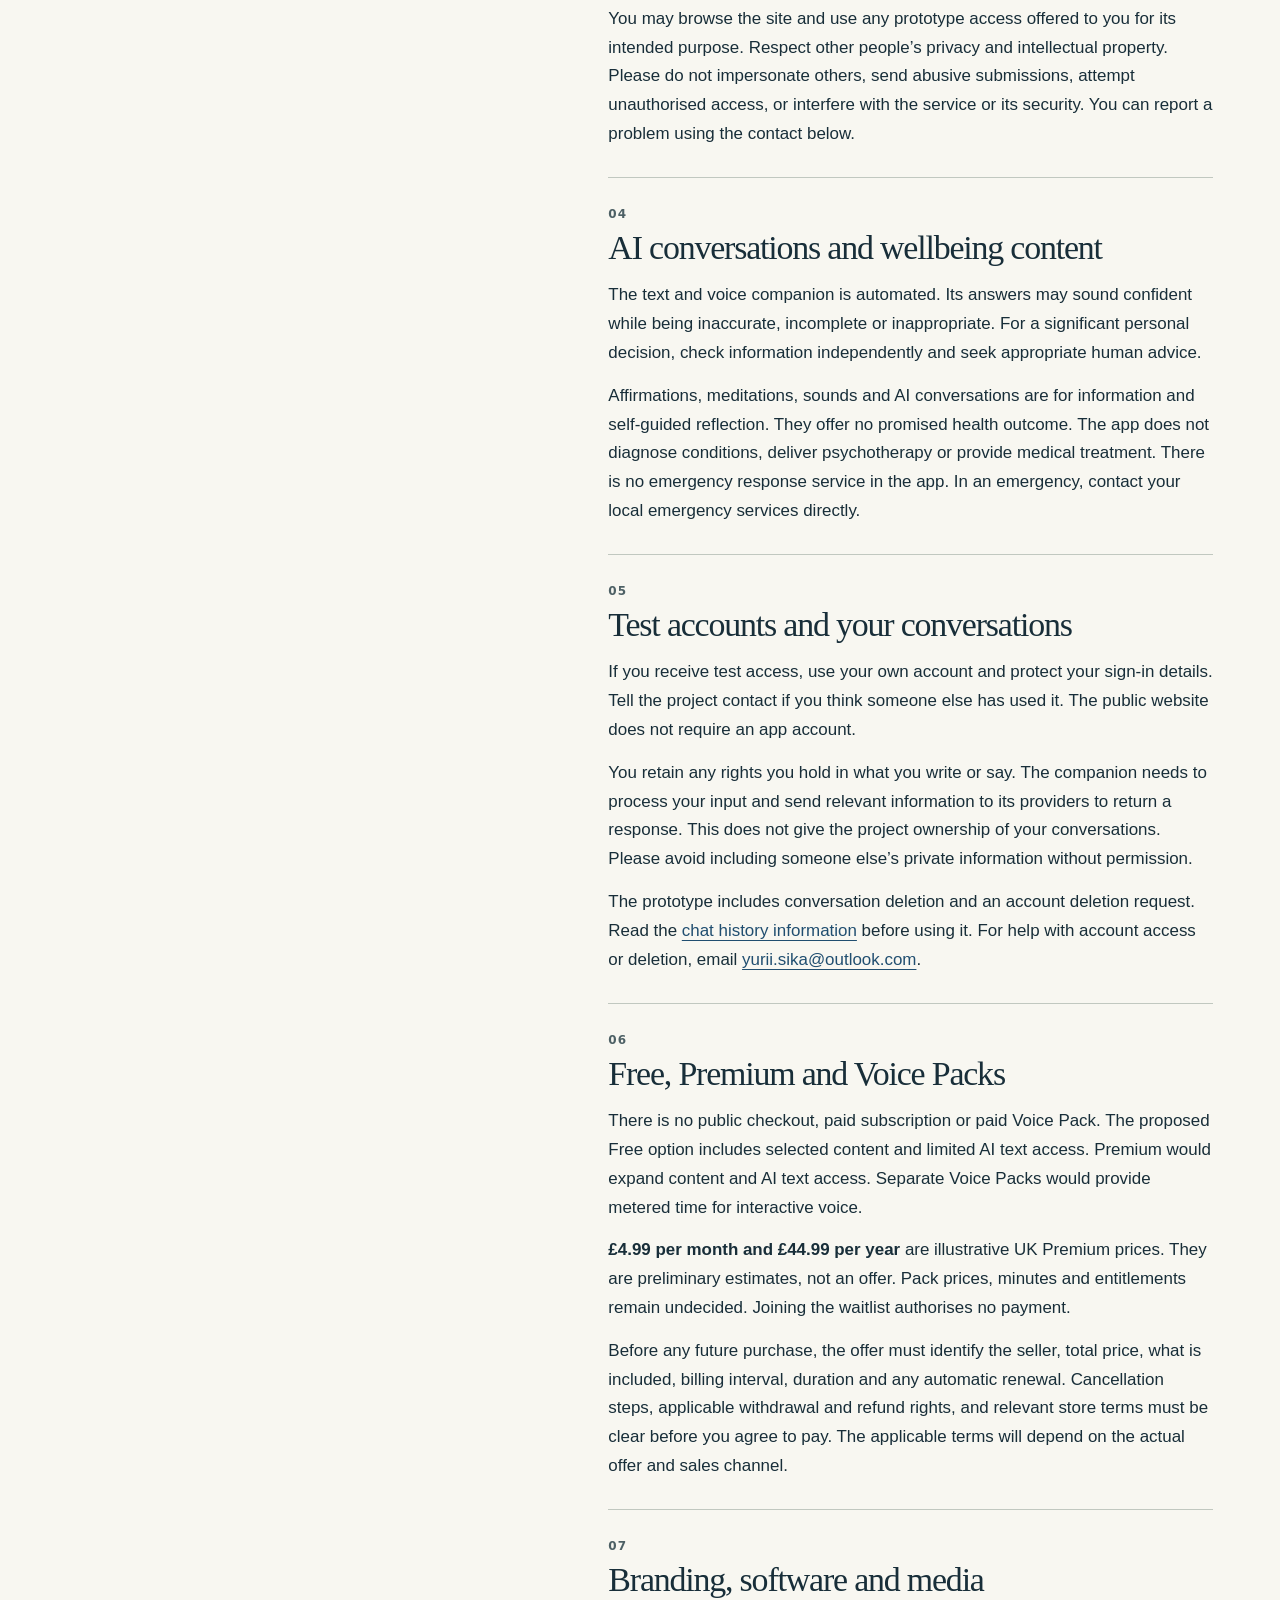
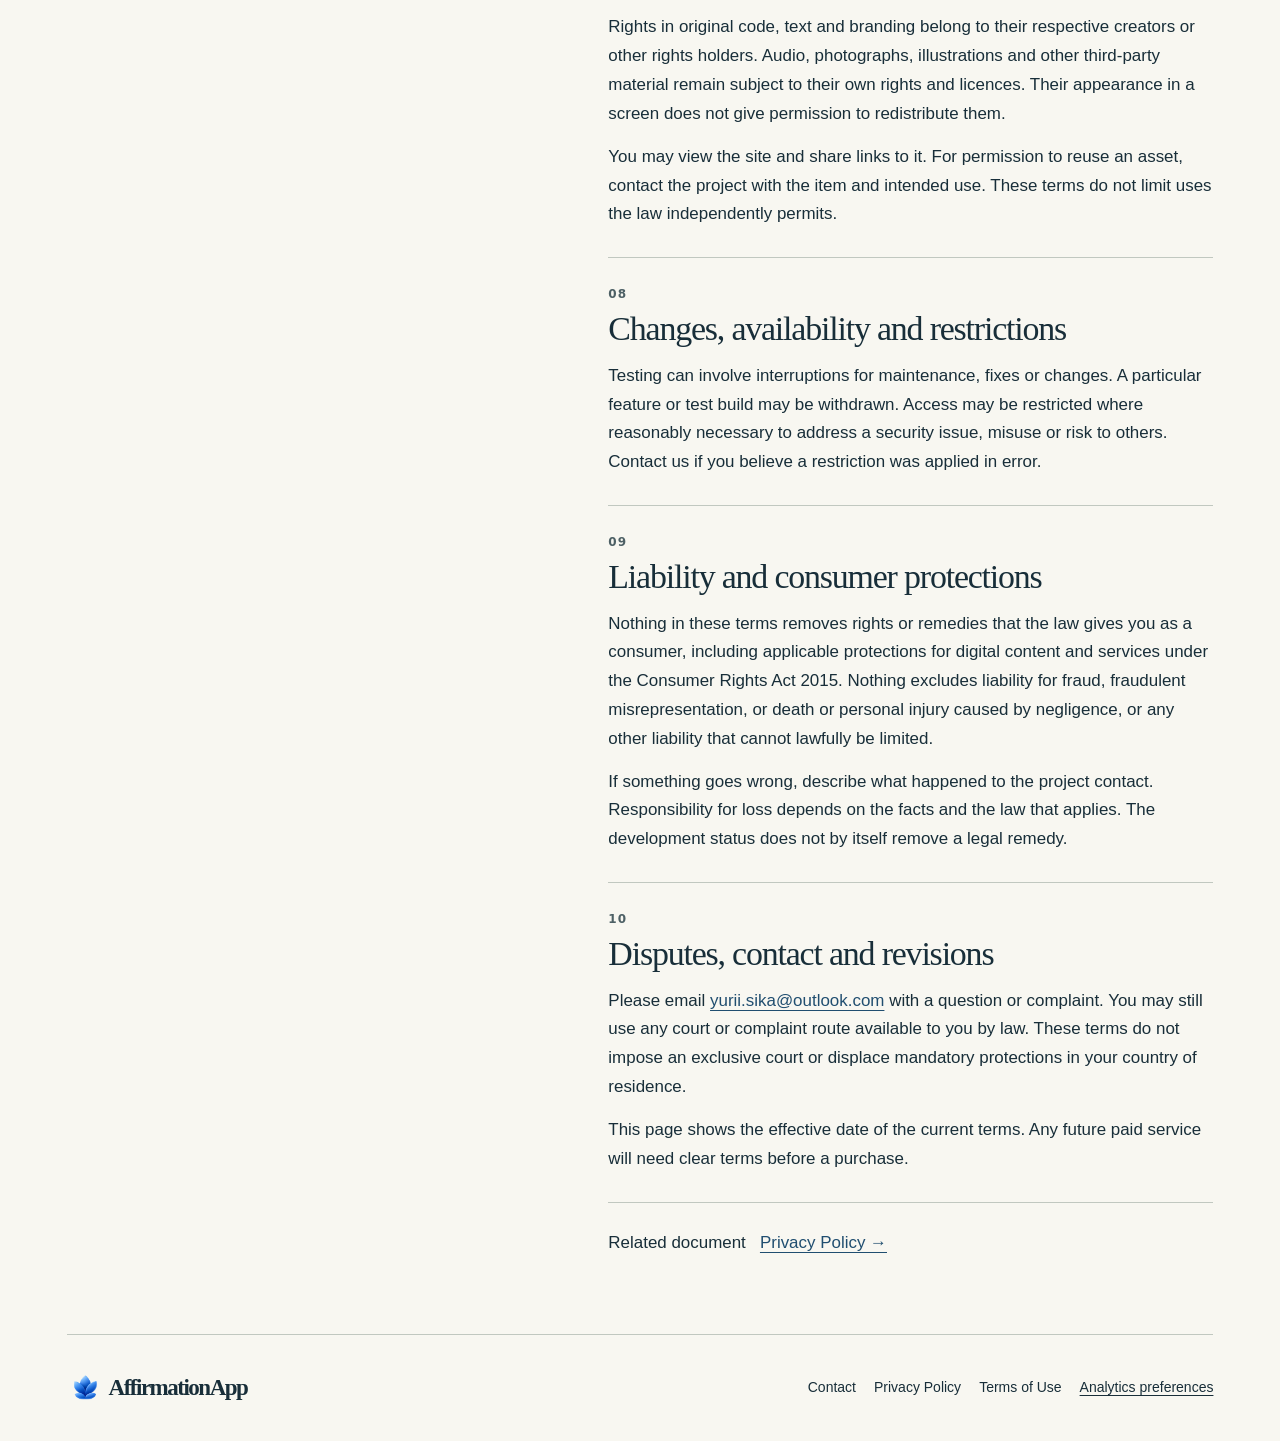
<file: affirmation-app/terms.html>
<!doctype html>
<html lang="en-GB">
<head>
  <meta charset="utf-8">
  <meta name="viewport" content="width=device-width, initial-scale=1">
  <meta name="robots" content="noindex">
  <title>Terms of Use — AffirmationApp</title>
  <meta name="description" content="How you can use the website, what the internal prototype offers and what joining the waitlist means. No payments are taken on this site.">
  <link rel="icon" href="logo-current-small.png">
  <link rel="canonical" href="https://yuriisika.com/affirmation-app/terms.html">
  <link rel="stylesheet" href="landing.css">
  <link rel="stylesheet" href="legal.css">
  <link rel="stylesheet" href="privacy-controls.css">
  <script defer src="analytics-preferences.js"></script>
</head>
<body class="legal">
<a class="skip" href="#main">Skip to document</a>
<header><nav class="wrap legal-nav" aria-label="Main navigation"><a class="brand" href="./"><img src="logo-current-small.png" width="37" height="36" alt="">AffirmationApp</a><a href="./" aria-label="Back to AffirmationApp">← Back to <span class="full-name">AffirmationApp</span><span class="short-name">app</span></a></nav></header>
<main id="main" tabindex="-1">
<div class="legal-hero"><div class="wrap"><p class="eyebrow light">AffirmationApp · Legal</p><h1>Terms of Use</h1><p class="summary">How you can use the website, what the internal prototype offers and what joining the waitlist means. No payments are taken on this site.</p><div class="document-meta"><p><strong>Effective date:</strong> <time datetime="2026-11-18">18 November 2026</time></p><p><strong>Project contact</strong><br><a href="mailto:yurii.sika@outlook.com">yurii.sika@outlook.com</a></p></div></div></div>
<div class="wrap reading">
<nav class="contents" aria-label="Document contents"><h2>On this page</h2><ol><li><a href="#scope">Who these terms concern</a></li>
<li><a href="#product">The product in development</a></li>
<li><a href="#use">Using the website and prototype</a></li>
<li><a href="#companion">AI conversations and wellbeing content</a></li>
<li><a href="#accounts">Test accounts and your conversations</a></li>
<li><a href="#plans">Free, Premium and Voice Packs</a></li>
<li><a href="#rights">Branding, software and media</a></li>
<li><a href="#availability">Changes, availability and restrictions</a></li>
<li><a href="#consumer">Liability and consumer protections</a></li>
<li><a href="#questions">Disputes, contact and revisions</a></li></ol></nav>
<div class="document"><section aria-labelledby="scope"><h2 id="scope" tabindex="-1"><span>01</span> Who these terms concern</h2>
<p>The AffirmationApp website and internal mobile prototype are currently provided by Yurii Sika, a United Kingdom-based individual founder. AffirmationApp is a project name, not a claim that a separately incorporated company provides the service. For enquiries about the project or these terms, contact <a href="mailto:yurii.sika@outlook.com">yurii.sika@outlook.com</a>. The <a href="privacy.html">Privacy Policy</a> identifies the data controller for relevant personal-data processing.</p>
<p>These terms describe use of the public website and what invited testers can expect of the internal mobile prototype. Browsing or joining the waitlist does not grant access to a build, create a paid account or reserve a launch date. The <a href="privacy.html">Privacy Policy</a> explains how information is handled and how to exercise your choices.</p>
</section>
<section aria-labelledby="product"><h2 id="product" tabindex="-1"><span>02</span> The product in development</h2>
<p>The Android and iOS prototype brings together four ways for adults to practise everyday wellbeing:</p>
<ul><li><strong>AI Wellbeing Companion.</strong> Reflect through text chat or a timed voice conversation.</li><li><strong>Affirmations.</strong> Read, listen, save favourites and add background sounds.</li><li><strong>Guided Meditations.</strong> Browse and play narrated sessions.</li><li><strong>Relaxing Sounds.</strong> Play ambient and nature sounds, use playlists or accompany an affirmation.</li></ul>
<p>The UK is the first planned market. Screens show an internal build. Features, catalogue and availability may change during development. There is no confirmed public release date.</p>
</section>
<section aria-labelledby="use"><h2 id="use" tabindex="-1"><span>03</span> Using the website and prototype</h2>
<p>You may browse the site and use any prototype access offered to you for its intended purpose. Respect other people’s privacy and intellectual property. Please do not impersonate others, send abusive submissions, attempt unauthorised access, or interfere with the service or its security. You can report a problem using the contact below.</p>
</section>
<section aria-labelledby="companion"><h2 id="companion" tabindex="-1"><span>04</span> AI conversations and wellbeing content</h2>
<p>The text and voice companion is automated. Its answers may sound confident while being inaccurate, incomplete or inappropriate. For a significant personal decision, check information independently and seek appropriate human advice.</p>
<p>Affirmations, meditations, sounds and AI conversations are for information and self-guided reflection. They offer no promised health outcome. The app does not diagnose conditions, deliver psychotherapy or provide medical treatment. There is no emergency response service in the app. In an emergency, contact your local emergency services directly.</p>
</section>
<section aria-labelledby="accounts"><h2 id="accounts" tabindex="-1"><span>05</span> Test accounts and your conversations</h2>
<p>If you receive test access, use your own account and protect your sign-in details. Tell the project contact if you think someone else has used it. The public website does not require an app account.</p>
<p>You retain any rights you hold in what you write or say. The companion needs to process your input and send relevant information to its providers to return a response. This does not give the project ownership of your conversations. Please avoid including someone else’s private information without permission.</p>
<p>The prototype includes conversation deletion and an account deletion request. Read the <a href="privacy.html#text-chat">chat history information</a> before using it. For help with account access or deletion, email <a href="mailto:yurii.sika@outlook.com">yurii.sika@outlook.com</a>.</p>
</section>
<section aria-labelledby="plans"><h2 id="plans" tabindex="-1"><span>06</span> Free, Premium and Voice Packs</h2>
<p>There is no public checkout, paid subscription or paid Voice Pack. The proposed Free option includes selected content and limited AI text access. Premium would expand content and AI text access. Separate Voice Packs would provide metered time for interactive voice.</p>
<p><strong>£4.99 per month and £44.99 per year</strong> are illustrative UK Premium prices. They are preliminary estimates, not an offer. Pack prices, minutes and entitlements remain undecided. Joining the waitlist authorises no payment.</p>
<p>Before any future purchase, the offer must identify the seller, total price, what is included, billing interval, duration and any automatic renewal. Cancellation steps, applicable withdrawal and refund rights, and relevant store terms must be clear before you agree to pay. The applicable terms will depend on the actual offer and sales channel.</p>
</section>
<section aria-labelledby="rights"><h2 id="rights" tabindex="-1"><span>07</span> Branding, software and media</h2>
<p>Rights in original code, text and branding belong to their respective creators or other rights holders. Audio, photographs, illustrations and other third-party material remain subject to their own rights and licences. Their appearance in a screen does not give permission to redistribute them.</p>
<p>You may view the site and share links to it. For permission to reuse an asset, contact the project with the item and intended use. These terms do not limit uses the law independently permits.</p>
</section>
<section aria-labelledby="availability"><h2 id="availability" tabindex="-1"><span>08</span> Changes, availability and restrictions</h2>
<p>Testing can involve interruptions for maintenance, fixes or changes. A particular feature or test build may be withdrawn. Access may be restricted where reasonably necessary to address a security issue, misuse or risk to others. Contact us if you believe a restriction was applied in error.</p>
</section>
<section aria-labelledby="consumer"><h2 id="consumer" tabindex="-1"><span>09</span> Liability and consumer protections</h2>
<p>Nothing in these terms removes rights or remedies that the law gives you as a consumer, including applicable protections for digital content and services under the Consumer Rights Act 2015. Nothing excludes liability for fraud, fraudulent misrepresentation, or death or personal injury caused by negligence, or any other liability that cannot lawfully be limited.</p>
<p>If something goes wrong, describe what happened to the project contact. Responsibility for loss depends on the facts and the law that applies. The development status does not by itself remove a legal remedy.</p>
</section>
<section aria-labelledby="questions"><h2 id="questions" tabindex="-1"><span>10</span> Disputes, contact and revisions</h2>
<p>Please email <a href="mailto:yurii.sika@outlook.com">yurii.sika@outlook.com</a> with a question or complaint. You may still use any court or complaint route available to you by law. These terms do not impose an exclusive court or displace mandatory protections in your country of residence.</p>
<p>This page shows the effective date of the current terms. Any future paid service will need clear terms before a purchase.</p>
</section><p class="related">Related document &nbsp; <a href="privacy.html">Privacy Policy →</a></p></div>
</div></main>
<footer class="wrap"><a class="brand" href="./"><img src="logo-current-small.png" width="37" height="36" alt="">AffirmationApp</a><nav aria-label="Footer"><a href="./#contact">Contact</a><a href="privacy.html">Privacy Policy</a><a href="terms.html">Terms of Use</a><button id="analytics-settings" class="privacy-settings" data-analytics-open hidden type="button">Analytics preferences</button></nav></footer>
<dialog id="analytics-dialog" aria-labelledby="analytics-title" aria-describedby="analytics-purpose">
  <h2 id="analytics-title">Analytics preferences</h2>
  <p id="analytics-purpose">Allow Google Analytics to use cookies to measure visits and interactions on these pages? Google receives browser and page information. You can use the site and join the waitlist either way.</p>
  <p data-state role="status">Optional analytics are off.</p>
  <p><a href="privacy.html#analytics">About analytics and cookies</a></p>
  <div class="analytics-actions"><button type="button" data-choice="accept">Accept analytics</button><button type="button" data-choice="reject">Reject analytics</button></div>
  <form method="dialog"><button class="privacy-settings">Close</button></form>
</dialog>
</body></html>
</file>
<file: affirmation-app/privacy-controls.css>
.privacy-settings { border: 0; padding: 10px 0; background: transparent; font: inherit; font-size: 14px; text-decoration: underline; text-underline-offset: .23em; }
#analytics-dialog { width: min(460px,calc(100% - 32px)); max-height: 85vh; border: 1px solid #b3bebc; border-radius: 22px; padding: clamp(22px,4vw,35px); color: #182e39; background: #f8f7f1; }
#analytics-dialog::backdrop { background: rgb(14 34 46 / 60%); }
#analytics-dialog h2 { font: 400 2rem/1.1 var(--serif); letter-spacing: -.03em; }
#analytics-dialog p { margin-block: 14px; }
#analytics-dialog [data-state] { font-size: .9rem; font-weight: 600; }
.analytics-actions { display: flex; flex-wrap: wrap; gap: 10px; margin-block: 18px 8px; }
.analytics-actions button { flex: 1; border: 1px solid #415c65; border-radius: 24px; padding: 10px; background: transparent; font: inherit; font-weight: 600; color: #182e39; }
.analytics-actions button:hover { background: #e3ebe7; }
#analytics-dialog form { margin: 0; }
</file>
<file: affirmation-app/landing.css>
:root {
  color-scheme: light;
  --paper: #f8f7f1;
  --ink: #182e39;
  --muted: #4d6065;
  --rule: #c1c8c0;
  --blue: #204e70;
  --serif: "Iowan Old Style", "Palatino Linotype", Georgia, serif;
  --gutter: clamp(20px, 5.2vw, 88px);
  font: 100%/1.55 Inter, -apple-system, BlinkMacSystemFont, "Segoe UI", sans-serif;
  color: var(--ink);
  background: var(--paper);
  scroll-behavior: smooth;
  scroll-padding-top: 88px;
}
* { box-sizing: border-box; }
body, h1, h2, h3, p, figure, dl, dd, ul, ol { margin: 0; }
.wrap { width: min(1360px, calc(100% - 2 * var(--gutter))); margin-inline: auto; }
.space { padding-block: clamp(65px, 7.5vw, 116px); }
button, input { font: inherit; }
button, summary { cursor: pointer; }
a { color: inherit; text-underline-offset: .25em; }
a:hover { text-decoration-thickness: 2px; }
button { color: inherit; }
img { display: block; max-width: 100%; height: auto; }
[hidden] { display: none !important; }
:focus-visible { outline: 3px solid #2074c8; outline-offset: 4px; }
.gallery :focus-visible, .contact :focus-visible, #hero :focus-visible { outline-color: #ffeab5; }
.skip { position: fixed; z-index: 10; top: 8px; left: 8px; padding: 12px; background: white; transform: translateY(-160%); }
.skip:focus { transform: none; }
header { background: var(--paper); position: sticky; top: 0; z-index: 5; border-bottom: 1px solid #d9dcd3; }
.nav { min-height: 72px; display: flex; align-items: center; gap: 22px; position: relative; }
.brand { font: 600 23px/1 var(--serif); letter-spacing: -.065em; display: inline-flex; align-items: center; gap: 5px; text-decoration: none; white-space: nowrap; }
.brand img { width: 37px; }
.navlinks { display: flex; align-items: center; gap: clamp(14px, 2.1vw, 36px); margin-inline: auto; }
.navlinks a, footer nav a { text-decoration: none; padding-block: 12px; font-size: 14px; }
.navlinks a:hover, footer nav a:hover { text-decoration: underline; }
.pill { display: inline-flex; justify-content: center; align-items: center; gap: 16px; min-height: 48px; padding: 11px 22px; border: 1px solid transparent; border-radius: 32px; background: var(--ink); color: white; font-size: 14px; font-weight: 600; text-decoration: none; transition: transform .18s, background-color .18s; }
.pill span { font-size: 1.15em; }
.pill:hover { transform: translateY(-2px); background: var(--blue); }
.pill.small { min-height: 42px; padding: 8px 18px; }
.pill.cream { color: var(--ink); background: #f5efdf; }
.pill.cream:hover { background: white; }
#menuBtn, #mobileMenu { display: none; }
.chapter-stage, .viewer {
  border-radius: clamp(18px, 3vw, 24px);
  overflow: hidden;
}
#hero { position: relative; isolation: isolate; overflow: hidden; background: #152c3b; color: #fff8e9; }
.landscape { position: absolute; z-index: -1; inset: 0 0 0 23%; background: url("media/moonrise.svg") center/cover; }
.landscape::after { content: ""; position: absolute; inset: 0; background: linear-gradient(90deg,#152c3b 0%,rgba(21,44,59,.88) 10%,transparent 52%); }
.hero-grid { display: grid; grid-template-columns: 1fr 1fr; gap: 12px; align-items: center; }
.hero-copy { padding-block: clamp(54px,5.4vw,85px); position: relative; z-index: 1; }
.eyebrow, .stage-label, .hero-art figcaption { font: 650 11px/1.5 Inter, system-ui, sans-serif; text-transform: uppercase; letter-spacing: .17em; }
.eyebrow { color: var(--muted); margin-bottom: 20px; display: flex; align-items: center; gap: 11px; }
.light { color: #d8e6df; }
.rule { display: inline-block; width: 33px; border-top: 1px solid; }
h1, h2, .chapter-lead { font-family: var(--serif); font-weight: 400; letter-spacing: -.054em; text-wrap: balance; }
h1 { font-size: clamp(64px,6.5vw,106px); line-height: .97; }
h1 em { color: #ebd4ae; }
h2 { font-size: clamp(45px,4.6vw,76px); line-height: 1.04; }
.intro { color: #eef2ed; font-size: clamp(16px,1.3vw,20px); max-width: 43ch; margin-block: 26px; }
.actions { display: flex; align-items: center; gap: 25px; flex-wrap: wrap; }
.line-link { padding-block: 10px; font-size: 14px; font-weight: 600; }
.hero-art { position: relative; width: 100%; height: clamp(450px,41vw,620px); margin-bottom: 24px; }
.hero-art img { position: absolute; height: 89.7%; width: auto; max-width: none; filter: drop-shadow(5px 15px 10px rgba(9,28,33,.38)); }
.hero-art .front { top: 6%; left: 13%; transform: rotate(-7deg); }
.hero-art .rear { height: 77%; top: 17.5%; left: 49%; transform: rotate(9deg); }
.hero-art figcaption { position: absolute; bottom: -16px; right: 1%; color: #fff; font-size: 9px; background: #213f4c; padding: 4px 8px; }
.status-strip { color: #354b51; border-bottom: 1px solid var(--rule); }
.status-strip .wrap { display: flex; align-items: center; justify-content: space-between; min-height: 48px; font-size: 12px; letter-spacing: .035em; }
.status-strip i { display: inline-block; width: 7px; height: 7px; border-radius: 100%; background: #477367; margin-right: 7px; }
.status-strip b { margin-inline: 8px; font-weight: 400; }
.split, .gallery-grid { display: grid; grid-template-columns: 1fr 1fr; gap: clamp(40px,7vw,110px); }
.aside { align-self: end; font-size: 18px; color: var(--muted); max-width: 52ch; }
.flow { list-style: none; padding: 18px 0 0; display: flex; flex-wrap: wrap; gap: 8px; font-size: 12px; font-weight: 600; }
.flow li:not(:last-child)::after { content: " →"; margin-left: 5px; }
.section-head { border-top: 1px solid var(--rule); padding: 30px 0; }
.section-head .eyebrow { margin-bottom: 8px; }
.chapters { display: grid; grid-template-columns: repeat(2,minmax(0,1fr)); gap: 38px clamp(20px,3vw,44px); margin-bottom: clamp(64px,7vw,110px); }
.chapter { --mat: #dee8ec; --etch: #99adb8; }
.chapter-stage { grid-template-rows: minmax(0,1fr); position: relative; isolation: isolate; display: grid; place-items: center; height: clamp(300px,26vw,395px); background: var(--mat); }
.chapter-stage img { height: 87%; width: auto; transform: rotate(-5deg); filter: drop-shadow(7px 8px 6px #1a2d382b); transition: transform .4s ease; }
.chapter:hover .chapter-stage img { transform: rotate(0); }
.etch { position: absolute; z-index: -1; width: 105%; aspect-ratio: 1; border-radius: 50%; background: repeating-radial-gradient(ellipse at center, transparent 0 13px, var(--etch) 14px, transparent 15px 23px); transform: translate(-48%,26%) scaleY(.58) rotate(-20deg); }
.affirm { --mat: #ecdccd; --etch: #c5a893; }
.affirm .etch { transform: translate(42%,-20%) scaleX(.8); }
.meditate { --mat: #314c48; --etch: #5c7167; }
.meditate .etch { transform: translate(-25%,15%) scaleY(.45); }
.sound { --mat: #cee0db; --etch: #91b5af; }
.sound .etch { transform: translate(40%,22%) scaleY(1.4); }
.sound img, .affirm img { transform: rotate(5deg); }
.stage-label { position: absolute; bottom: 12px; left: 16px; font-size: 9px; color: var(--ink); background: var(--mat); padding: 3px; }
.meditate .stage-label { color: white; }
.chapter-copy { padding: 18px 0 8px; }
.chapter-copy h3 { font-size: 14px; color: var(--blue); font-weight: 650; }
.chapter-lead { font-size: clamp(30px,3vw,50px); line-height: 1.12; margin: 7px 0 10px; }
.chapter-copy p:last-child, .measure, .gallery-note { max-width: 48ch; }
.chapter-copy p:last-child, .measure, .plan-list dd, .questions p { color: var(--muted); }
.gallery { background: #172f40; color: #fff7e8; }
.gallery-grid { align-items: center; }
.gallery-note, .measure { margin: 20px 0 26px; }
.gallery-note { color: #d7e2e7; }
.screen-list { list-style: none; padding: 0; }
.screen-list a { display: flex; align-items: center; justify-content: space-between; min-height: 44px; border-top: 1px solid #57717d; text-decoration: none; }
.screen-list a[aria-current], .screen-list a:hover { color: #f7ddb2; }
.screen-list a[aria-current] { font-weight: 700; }
.viewer { display: grid; place-items: center; gap: 14px; padding: 30px 16px 16px; background: #254553 url("media/moonrise.svg") center/cover; }
.viewer img { width: auto; height: clamp(340px,33vw,510px); filter: drop-shadow(0 8px 10px #142e3a80); }
.viewer figcaption { color: white; background: #233e4a; padding: 4px 12px; font-size: 13px; }
.moment-list { display: grid; grid-template-columns: repeat(3,1fr); gap: 28px; margin-top: 36px; }
.moment-list p { border-top: 1px solid var(--rule); padding-top: 18px; color: var(--muted); }
.moment-list strong { display: block; margin-bottom: 6px; font-size: 18px; color: var(--ink); }
.plans { background: #e7ede7; }
.plan-list > div { padding: 18px 0; border-top: 1px solid #aab9ad; }
.plan-list dt { font: 28px var(--serif); margin-bottom: 6px; }
.plan-list strong { display: block; font-size: 21px; color: var(--ink); margin-block: 8px; }
.plan-list small { font-size: 13px; font-weight: normal; }
.questions details { border-top: 1px solid var(--rule); }
.questions summary { list-style: none; display: flex; align-items: center; justify-content: space-between; gap: 18px; padding: 18px 2px; font-weight: 580; }
.questions summary::-webkit-details-marker { display: none; }
.questions summary::after { content: "+"; font: 24px var(--serif); }
.questions details[open] summary::after { content: "−"; }
.questions p { margin: 0 20px 20px 2px; }
.contact { color: #f6f4eb; background: #1c3743; }
.contact .measure, .contact small, .fine, .consent { color: #d3e1e1; }
.contact-details { display: flex; align-items: center; flex-wrap: wrap; gap: 12px; }
#copyEmailBtn { background: transparent; color: inherit; border: 1px solid #8ea7aa; border-radius: 30px; font-size: 13px; padding: 10px 14px; }
#toast { font-size: 14px; }
form { min-width: 0; }
form > label { display: block; margin-bottom: 5px; }
form > input:not([type=hidden]):not([hidden]) { width: 100%; border: 1px solid #99aeb0; background: #faf9f3; color: var(--ink); border-radius: 5px; padding: 11px; margin-bottom: 14px; }
.consent { display: flex; align-items: center; gap: 10px; min-height: 44px; margin: 3px 0 16px; font-size: 14px; }
.consent input { width: 20px; height: 20px; flex: none; accent-color: #477989; }
.error, #wl_error { color: #ffceba; margin-bottom: 12px; }
form [aria-invalid=true] { outline: 2px solid #ecab95; }
.fine { font-size: 13px; margin-top: 12px; }
#wl_status:not(:empty), #wl_error:not(:empty) { margin-top: 12px; }
button:disabled { cursor: wait; opacity: .75; }
footer { display: flex; align-items: center; flex-wrap: wrap; gap: 12px 22px; padding-block: 30px; }
footer p { font-size: 12px; color: var(--muted); }
footer nav { margin-left: auto; display: flex; gap: 18px; flex-wrap: wrap; }
@media(max-width: 900px) {
  .navlinks { display: none; }
  .nav>.pill { margin-left: auto; }
  #menuBtn { display: grid; align-content: center; justify-content: center; gap: 5px; width: 44px; height: 44px; border: 1px solid var(--rule); border-radius: 50%; background: transparent; }
  #menuBtn span { width: 16px; border-top: 1.5px solid; }
  #mobileMenu { display: grid; position: absolute; top: 100%; right: 0; width: min(320px,100%); max-height: 65vh; overflow-y: auto; padding: 12px 20px; background: var(--paper); box-shadow: 0 12px 24px #122c3529; }
  #mobileMenu a { padding: 10px 0; text-decoration: none; border-bottom: 1px solid var(--rule); }
  .hero-grid { grid-template-columns: 1.12fr 1fr; }
  .hero-art { height: 380px; }
  .hero-art .front { left: 2%; }
  .hero-art .rear { left: 46%; }
  .hero-copy h1 { font-size: clamp(52px,7.5vw,67px); }
  .split, .gallery-grid { gap: 32px; }
}
@media(max-width: 680px) {
  :root { scroll-padding-top: 74px; }
  .nav { min-height: 62px; gap: 8px; }
  .brand { font-size: 20px; gap: 1px; }
  .brand img { width: 30px; }
  .pill.small { white-space: nowrap; font-size: 12px; padding: 8px 12px; gap: 6px; }
  #menuBtn { flex-shrink: 0; }
  .hero-grid, .split, .gallery-grid, .chapters, .moment-list { grid-template-columns: 1fr; }
  .hero-grid { gap: 0; }
  .hero-copy { padding: 43px 0 0; }
  .hero-copy h1 { font-size: clamp(53px,11.8vw,76px); }
  .hero-copy h1 br:first-child { display: none; }
  .intro { margin-block: 18px; }
  .actions { gap: 12px; }
  .actions .pill { padding-inline: 16px; gap: 8px; }
  .actions .line-link { font-size: 13px; }
  .hero-art { width: min(100%,430px); height: clamp(280px,75vw,355px); margin-block: 14px 28px; justify-self: center; }
  .hero-art .front { left: 15%; top: 3%; height: 97.75%; }
  .hero-art .rear { left: 49.5%; top: 15.65%; height: 82.8%; }
  .hero-art figcaption { right: 0; bottom: -22px; font-size: 8px; }
  .landscape { inset: auto 0 0; height: 54%; background-position: 67% center; }
  .landscape::after { background: linear-gradient(180deg,#152c3b,transparent 47%); }
  .status-strip .wrap { font-size: 11px; }
  .status-strip b { margin-inline: 1px; }
  .eyebrow { margin-bottom: 13px; }
  .aside { font-size: 16px; }
  .chapter-stage { height: 310px; }
  .chapter-lead { font-size: 36px; }
  .moment-list { gap: 18px; }
  .viewer { padding: 22px 12px 14px; }
  footer nav { margin-left: 0; width: 100%; gap: 5px 16px; }
}
@media(max-width: 400px) {
  .nav .brand { flex-shrink: 0; }
  .nav .small span { display: none; }
}
@media(prefers-reduced-motion: reduce) {
  :root { scroll-behavior: auto; }
  *, *::before, *::after { transition: none !important; animation: none !important; }
}
</file>
<file: affirmation-app/legal.css>
.legal-nav { min-height: 70px; display: flex; align-items: center; justify-content: space-between; gap: 12px; }
.legal-nav > a:last-child { font-size: .9rem; padding-block: 12px; }
.legal-hero { background: #152c3b; color: #f8f7f1; padding-block: clamp(40px,6vw,86px); }
.legal h1 { font-size: clamp(48px,6vw,88px); line-height: 1.02; }
.legal .summary { max-width: 58ch; margin: 18px 0 26px; font-size: clamp(17px,1.6vw,22px); color: #e2e8e5; }
.document-meta { border-top: 1px solid #617983; padding-top: 18px; display: flex; flex-wrap: wrap; gap: 14px 52px; font-size: .875rem; color: #dce6e2; }
.document-meta strong { color: #fff4dc; }
.reading { display: grid; grid-template-columns: minmax(200px,290px) minmax(0,68ch); justify-content: space-between; gap: clamp(32px,5vw,90px); padding-block: clamp(38px,6vw,85px); max-width: 1180px; }
.contents { position: sticky; top: 92px; align-self: start; max-height: calc(100vh - 110px); overflow-y: auto; background: #edf0e9; padding: 20px 24px; border-radius: 22px; }
.contents h2 { font: 500 1.45rem/1.2 var(--serif); letter-spacing: -.025em; }
.contents ol { padding: 12px 0 0 23px; }
.contents li::marker { font-size: .75rem; color: var(--muted); }
.contents a { display: block; padding: 6px 3px; font-size: .91rem; text-decoration: none; }
.contents a:hover { text-decoration: underline; }
.document { font-size: 1.06rem; line-height: 1.7; overflow-wrap: anywhere; }
.document section { padding-bottom: 28px; margin-bottom: 26px; border-bottom: 1px solid var(--rule); }
.document h2 { font-size: clamp(27px,2.65vw,42px); line-height: 1.12; text-align: left; text-wrap: initial; letter-spacing: -.035em; }
.document h2 span { display: block; font: 600 .75rem/1.8 system-ui,sans-serif; letter-spacing: .08em; color: var(--muted); margin-bottom: 4px; }
.document p, .document ul { margin-top: 14px; }
.document ul { padding-left: 1.35em; }
.document a { color: var(--blue); }
.legal footer { border-top: 1px solid var(--rule); }
.legal-hero :focus-visible { outline-color: #ffeab5; }
@media(max-width: 800px) {
  .reading { grid-template-columns: minmax(0,68ch); justify-content: center; }
  .contents { position: static; max-height: none; }
  .contents ol { columns: 2; column-gap: 36px; }
  .contents li { break-inside: avoid; }
}
@media(max-width: 540px) {
  .legal-nav { min-height: 62px; }
  .legal-nav > a:last-child { font-size: .8rem; }
  .contents ol { columns: 1; }
  .document { font-size: 1rem; }
}

.legal-nav .short-name { display: none; }
@media(max-width: 540px) {
  .legal-nav .short-name { display: inline; }
  .legal-nav .full-name { display: none; }
}
</file>
